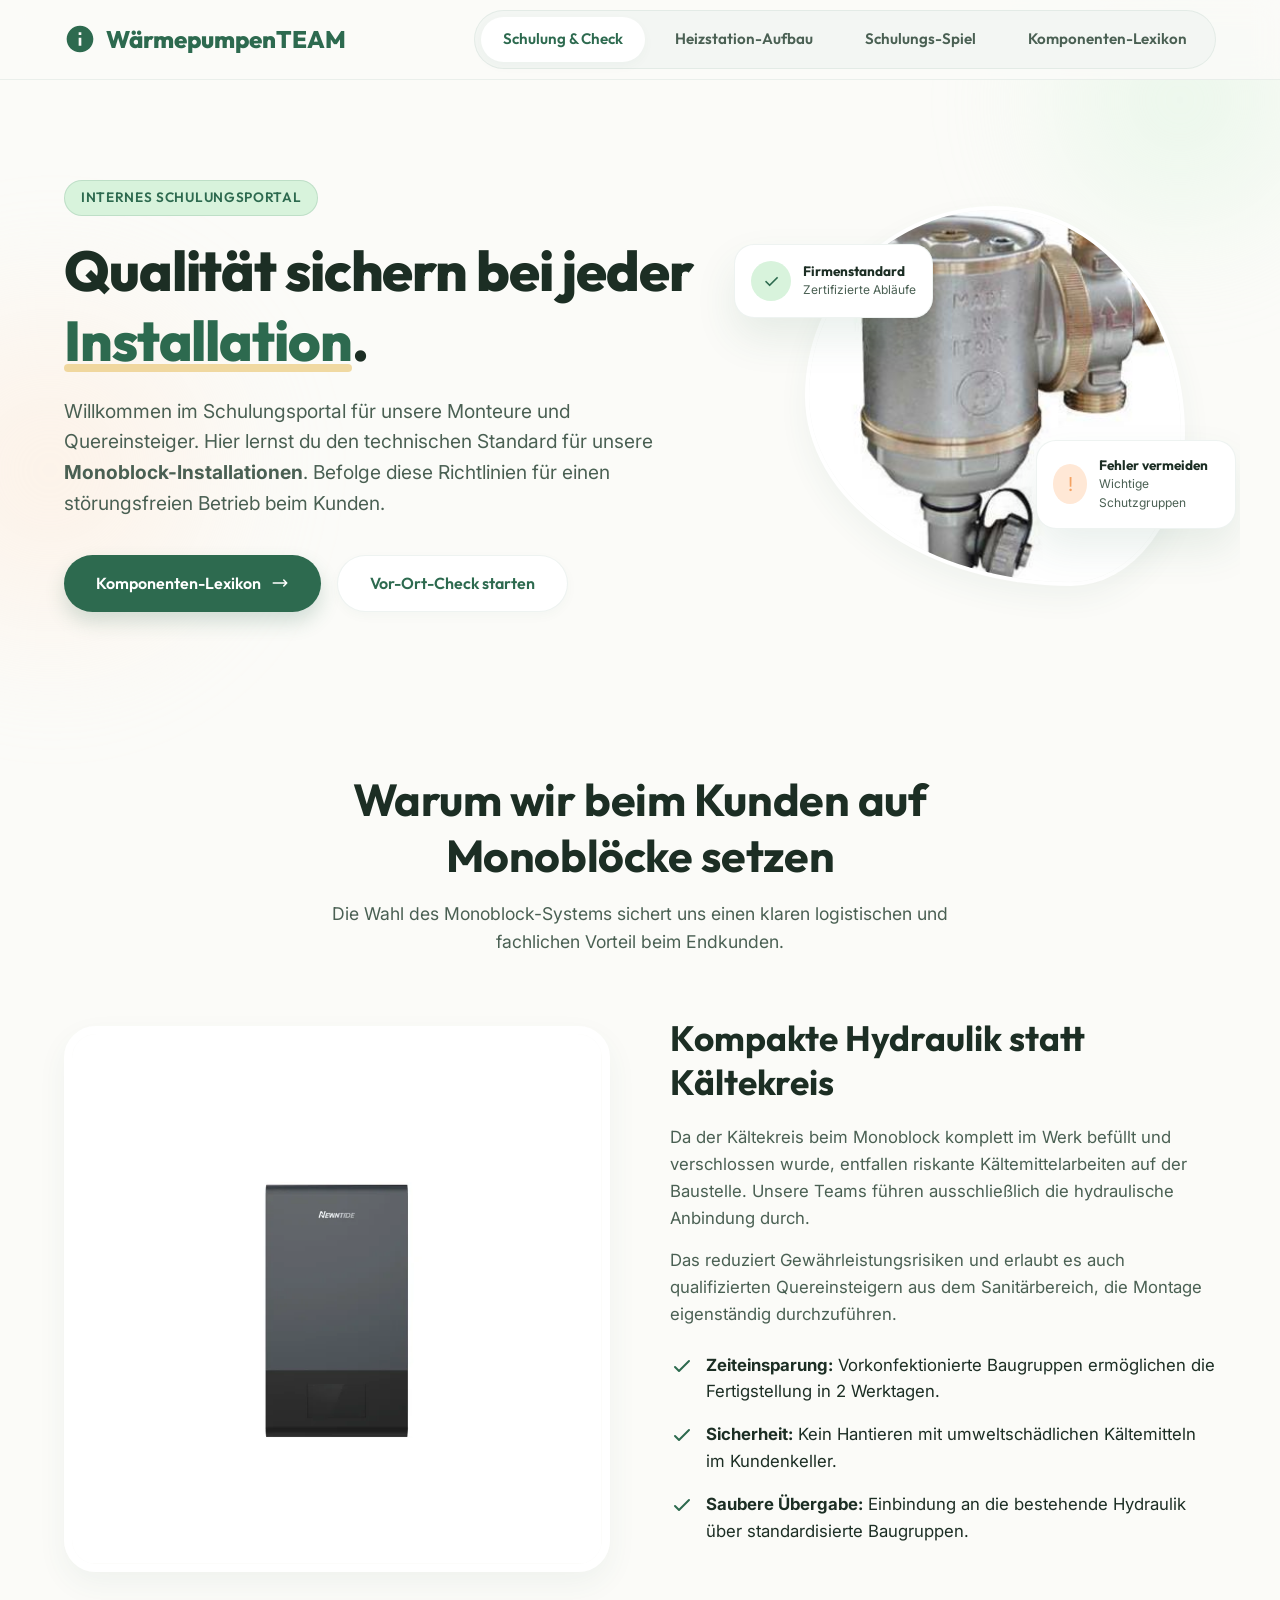
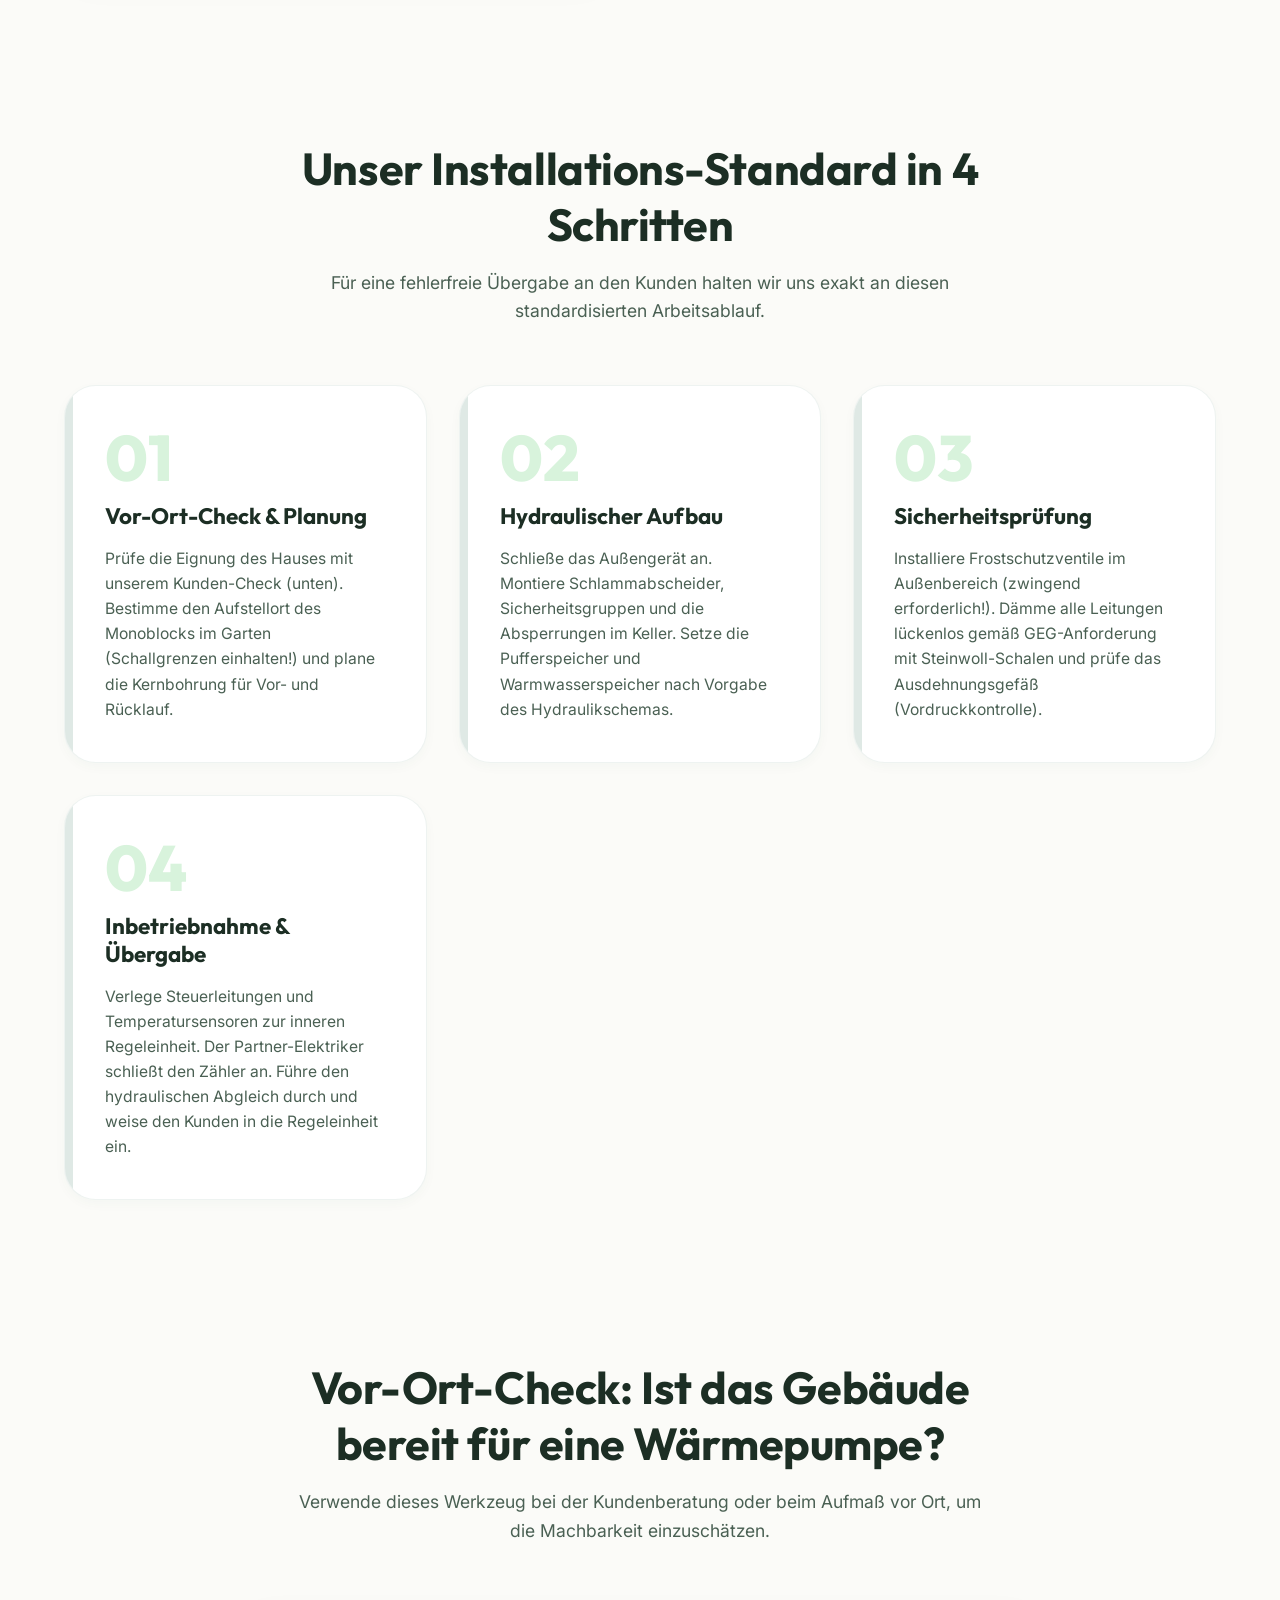
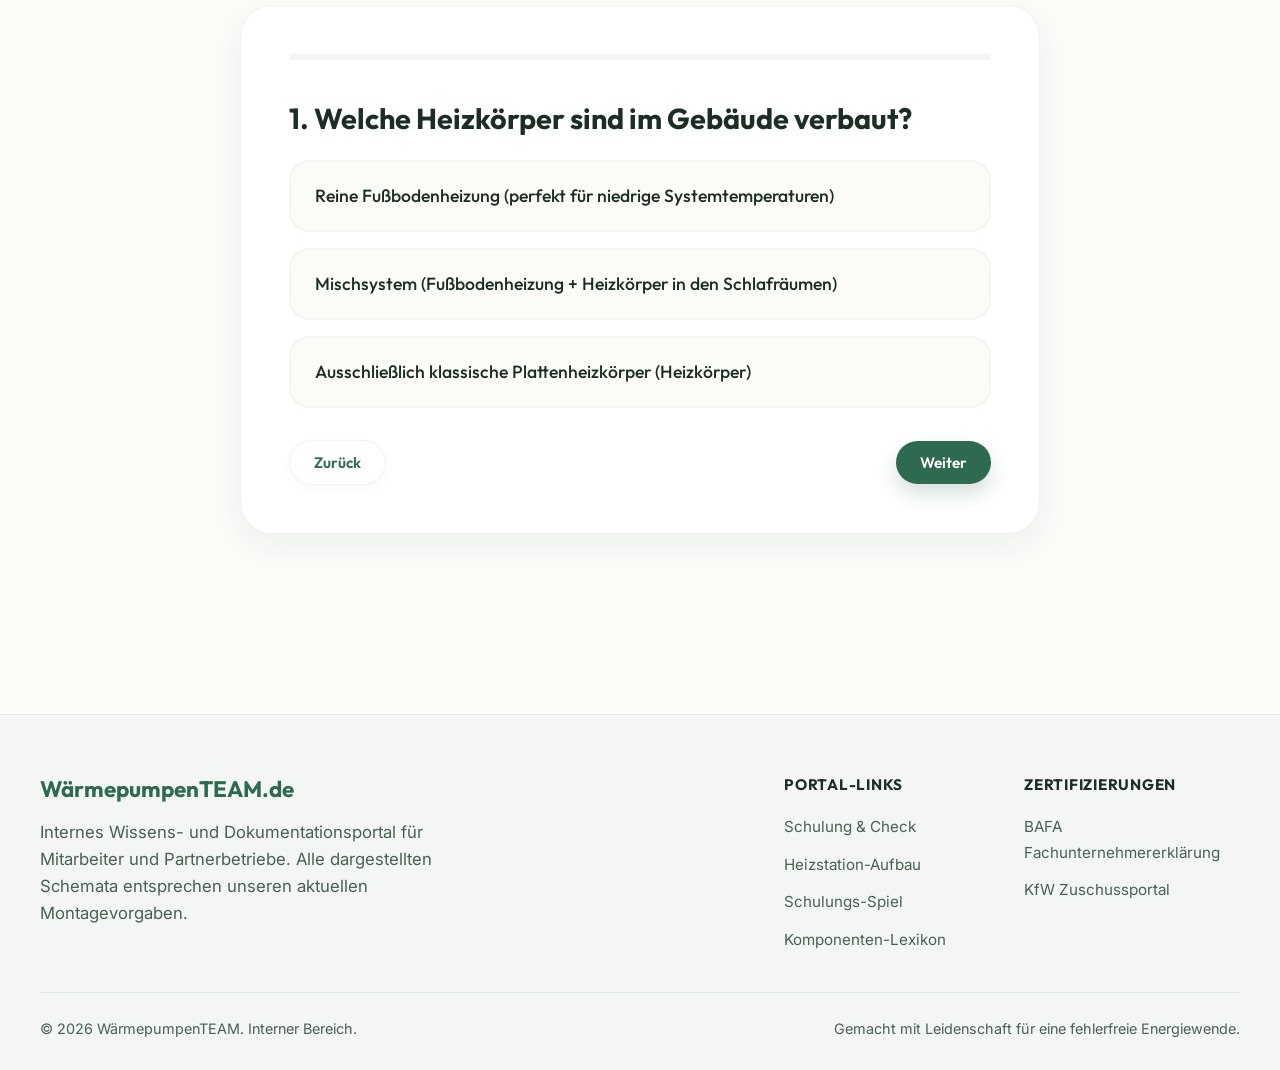
<file: index.html>
<!DOCTYPE html>
<html lang="de">
<head>
  <meta charset="UTF-8">
  <meta name="viewport" content="width=device-width, initial-scale=1.0">
  <title>Mitarbeiter Schulungsportal – Wärmepumpen-Installation</title>
  <meta name="description" content="Schulungsplattform für unsere Monteure und Quereinsteiger. Installations-Standards, Vor-Ort-Check und Komponenten-Lexikon für Monoblock-Wärmepumpen.">
  <link rel="stylesheet" href="style.css">
</head>
<body>

  <!-- Background decorative blobs -->
  <div class="blob blob-1"></div>
  <div class="blob blob-2"></div>

  <!-- Header Section -->
  <header>
    <div class="nav-container">
      <a href="index.html" class="logo">
        <svg viewBox="0 0 24 24" xmlns="http://www.w3.org/2000/svg">
          <path d="M12 2C6.48 2 2 6.48 2 12s4.48 10 10 10 10-4.48 10-10S17.52 2 12 2zm1 15h-2v-6h2v6zm0-8h-2V7h2v2z"/>
        </svg>
        <span>Wärmepumpen<span class="text-primary">TEAM</span></span>
      </a>
      <nav>
        <ul class="nav-menu">
          <li><a href="index.html" class="nav-link active">Schulung & Check</a></li>
          <li><a href="aufbau.html" class="nav-link">Heizstation-Aufbau</a></li>
          <li><a href="spiel.html" class="nav-link">Schulungs-Spiel</a></li>
          <li><a href="komponenten.html" class="nav-link">Komponenten-Lexikon</a></li>
        </ul>
      </nav>
    </div>
  </header>

  <!-- Main Content Wrap -->
  <main>

    <!-- SECTION 1: STARTSEITE -->
    <div id="home-section" class="tab-content active">
      
      <!-- Hero Header -->
      <section class="hero">
        <div class="hero-grid">
          <div class="hero-content">
            <span class="badge">Internes Schulungsportal</span>
            <h1>Qualität sichern bei jeder <span>Installation</span>.</h1>
            <p>
              Willkommen im Schulungsportal für unsere Monteure und Quereinsteiger. Hier lernst du den technischen Standard für unsere <strong>Monoblock-Installationen</strong>. Befolge diese Richtlinien für einen störungsfreien Betrieb beim Kunden.
            </p>
            <div class="cta-group">
              <a href="komponenten.html" class="btn btn-primary">
                <span>Komponenten-Lexikon</span>
                <svg width="18" height="18" fill="none" stroke="currentColor" stroke-width="2" viewBox="0 0 24 24">
                  <path stroke-linecap="round" stroke-linejoin="round" d="M17 8l4 4m0 0l-4 4m4-4H3"/>
                </svg>
              </a>
              <button class="btn btn-secondary" id="cta-quiz-btn">Vor-Ort-Check starten</button>
            </div>
          </div>
          
          <div class="hero-visual">
            <!-- Decorative floating cards -->
            <div class="hero-badge-float p1">
              <div class="float-icon">✓</div>
              <div>
                <h5 style="font-size: 0.85rem; font-weight:700;">Firmenstandard</h5>
                <p style="font-size: 0.75rem; margin:0;">Zertifizierte Abläufe</p>
              </div>
            </div>
            
            <div class="hero-badge-float p2">
              <div class="float-icon" style="background-color: var(--accent-light); color: var(--accent);">!</div>
              <div>
                <h5 style="font-size: 0.85rem; font-weight:700;">Fehler vermeiden</h5>
                <p style="font-size: 0.75rem; margin:0;">Wichtige Schutzgruppen</p>
              </div>
            </div>

            <div class="illustration-card">
              <img src="Magnetit und Schlammabscheider.jpg" alt="Wärmepumpen Komponente">
            </div>
          </div>
        </div>
      </section>

      <!-- Internal standard info -->
      <section class="section">
        <div class="section-header">
          <h2>Warum wir beim Kunden auf Monoblöcke setzen</h2>
          <p>
            Die Wahl des Monoblock-Systems sichert uns einen klaren logistischen und fachlichen Vorteil beim Endkunden.
          </p>
        </div>

        <div class="asymmetric-section">
          <div class="asymmetric-image">
            <img src="Hydroeineit.webp" alt="Hydroeinheit Anschluss">
          </div>
          <div class="asymmetric-content">
            <h3>Kompakte Hydraulik statt Kältekreis</h3>
            <p>
              Da der Kältekreis beim Monoblock komplett im Werk befüllt und verschlossen wurde, entfallen riskante Kältemittelarbeiten auf der Baustelle. Unsere Teams führen ausschließlich die hydraulische Anbindung durch.
            </p>
            <p style="margin-top: 15px;">
              Das reduziert Gewährleistungsrisiken und erlaubt es auch qualifizierten Quereinsteigern aus dem Sanitärbereich, die Montage eigenständig durchzuführen.
            </p>
            <ul class="feature-list">
              <li>
                <svg fill="none" stroke="currentColor" stroke-width="2" viewBox="0 0 24 24"><path stroke-linecap="round" stroke-linejoin="round" d="M5 13l4 4L19 7"/></svg>
                <span><strong>Zeiteinsparung:</strong> Vorkonfektionierte Baugruppen ermöglichen die Fertigstellung in 2 Werktagen.</span>
              </li>
              <li>
                <svg fill="none" stroke="currentColor" stroke-width="2" viewBox="0 0 24 24"><path stroke-linecap="round" stroke-linejoin="round" d="M5 13l4 4L19 7"/></svg>
                <span><strong>Sicherheit:</strong> Kein Hantieren mit umweltschädlichen Kältemitteln im Kundenkeller.</span>
              </li>
              <li>
                <svg fill="none" stroke="currentColor" stroke-width="2" viewBox="0 0 24 24"><path stroke-linecap="round" stroke-linejoin="round" d="M5 13l4 4L19 7"/></svg>
                <span><strong>Saubere Übergabe:</strong> Einbindung an die bestehende Hydraulik über standardisierte Baugruppen.</span>
              </li>
            </ul>
          </div>
        </div>
      </section>

      <!-- Step-by-Step Road Map -->
      <section class="section">
        <div class="section-header">
          <h2>Unser Installations-Standard in 4 Schritten</h2>
          <p>Für eine fehlerfreie Übergabe an den Kunden halten wir uns exakt an diesen standardisierten Arbeitsablauf.</p>
        </div>

        <div class="organic-grid">
          <div class="organic-card">
            <div class="card-num">01</div>
            <h3>Vor-Ort-Check & Planung</h3>
            <p>
              Prüfe die Eignung des Hauses mit unserem Kunden-Check (unten). Bestimme den Aufstellort des Monoblocks im Garten (Schallgrenzen einhalten!) und plane die Kernbohrung für Vor- und Rücklauf.
            </p>
          </div>

          <div class="organic-card">
            <div class="card-num">02</div>
            <h3>Hydraulischer Aufbau</h3>
            <p>
              Schließe das Außengerät an. Montiere Schlammabscheider, Sicherheitsgruppen und die Absperrungen im Keller. Setze die Pufferspeicher und Warmwasserspeicher nach Vorgabe des Hydraulikschemas.
            </p>
          </div>

          <div class="organic-card">
            <div class="card-num">03</div>
            <h3>Sicherheitsprüfung</h3>
            <p>
              Installiere Frostschutzventile im Außenbereich (zwingend erforderlich!). Dämme alle Leitungen lückenlos gemäß GEG-Anforderung mit Steinwoll-Schalen und prüfe das Ausdehnungsgefäß (Vordruckkontrolle).
            </p>
          </div>

          <div class="organic-card">
            <div class="card-num">04</div>
            <h3>Inbetriebnahme & Übergabe</h3>
            <p>
              Verlege Steuerleitungen und Temperatursensoren zur inneren Regeleinheit. Der Partner-Elektriker schließt den Zähler an. Führe den hydraulischen Abgleich durch und weise den Kunden in die Regeleinheit ein.
            </p>
          </div>
        </div>
      </section>

      <!-- Sizing/Readiness Quiz Section -->
      <section id="quiz-anchor" class="section">
        <div class="section-header">
          <h2>Vor-Ort-Check: Ist das Gebäude bereit für eine Wärmepumpe?</h2>
          <p>Verwende dieses Werkzeug bei der Kundenberatung oder beim Aufmaß vor Ort, um die Machbarkeit einzuschätzen.</p>
        </div>

        <div class="quiz-wrapper">
          <div class="quiz-progress">
            <div class="quiz-progress-bar" id="quiz-progress-bar"></div>
          </div>

          <!-- Step 1: Heizkörper -->
          <div class="quiz-step active" data-step="1">
            <h3>1. Welche Heizkörper sind im Gebäude verbaut?</h3>
            <div class="quiz-options">
              <label class="quiz-option">
                <input type="radio" name="heating-type" value="floor">
                <span>Reine Fußbodenheizung (perfekt für niedrige Systemtemperaturen)</span>
              </label>
              <label class="quiz-option">
                <input type="radio" name="heating-type" value="mixed">
                <span>Mischsystem (Fußbodenheizung + Heizkörper in den Schlafräumen)</span>
              </label>
              <label class="quiz-option">
                <input type="radio" name="heating-type" value="radiators">
                <span>Ausschließlich klassische Plattenheizkörper (Heizkörper)</span>
              </label>
            </div>
          </div>

          <!-- Step 2: Dämmung / Baujahr -->
          <div class="quiz-step" data-step="2">
            <h3>2. Dämmzustand des Objekts / Baujahr</h3>
            <div class="quiz-options">
              <label class="quiz-option">
                <input type="radio" name="insulation" value="modern">
                <span>Neubau oder kernsaniert (hervorragend gedämmt, 3-fach Verglasung)</span>
              </label>
              <label class="quiz-option">
                <input type="radio" name="insulation" value="partial">
                <span>Teilsaniert (Fenstertausch, Dachdämmung erfolgt, Baujahr ab 1990)</span>
              </label>
              <label class="quiz-option">
                <input type="radio" name="insulation" value="none">
                <span>Altbau unsaniert (U-Werte hoch, alte Fenster, keine Wanddämmung)</span>
              </label>
            </div>
          </div>

          <!-- Step 3: Vorlauftemperatur -->
          <div class="quiz-step" data-step="3">
            <h3>3. Ermittelte maximale Vorlauftemperatur im kältesten Monat</h3>
            <div class="quiz-options">
              <label class="quiz-option">
                <input type="radio" name="flow-temp" value="low">
                <span>Unter 45°C (sehr wirtschaftlicher Betrieb gewährleistet)</span>
              </label>
              <label class="quiz-option">
                <input type="radio" name="flow-temp" value="medium">
                <span>Zwischen 45°C und 55°C (machbar mit modernen Kältemitteln)</span>
              </label>
              <label class="quiz-option">
                <input type="radio" name="flow-temp" value="high">
                <span>Über 55°C (Heizkörpervergrößerung oder Wanddämmung prüfen!)</span>
              </label>
            </div>
          </div>

          <!-- Step 4: Öl-/Gasverbrauch -->
          <div class="quiz-step" data-step="4">
            <h3>4. Jährlicher Brennstoffbedarf des Kunden (Bestandsdaten)</h3>
            <div class="quiz-options">
              <label class="quiz-option">
                <input type="radio" name="consumption" value="low">
                <span>Niedrig (Unter 1.500 Liter Öl / 15.000 kWh Gas pro Jahr)</span>
              </label>
              <label class="quiz-option">
                <input type="radio" name="consumption" value="medium">
                <span>Mittel (1.500 bis 2.500 Liter Öl / bis 25.000 kWh Gas pro Jahr)</span>
              </label>
              <label class="quiz-option">
                <input type="radio" name="consumption" value="high">
                <span>Hoch (Über 2.500 Liter Öl / 25.000 kWh Gas pro Jahr)</span>
              </label>
            </div>
          </div>

          <!-- Result Step -->
          <div class="quiz-step" data-step="result">
            <div class="quiz-result">
              <div class="result-score" id="result-rating">Berechne...</div>
              <div class="result-badge" id="result-badge-elem">Einschätzung</div>
              <p id="result-text" style="font-size: 1.1rem; margin-bottom: 30px;"></p>
              <button class="btn btn-primary" id="quiz-reset-btn">Check wiederholen</button>
            </div>
          </div>

          <!-- Footer controls -->
          <div class="quiz-footer" id="quiz-controls">
            <button class="btn btn-secondary" id="quiz-prev-btn" style="padding: 12px 24px; font-size:0.95rem;" disabled>Zurück</button>
            <button class="btn btn-primary" id="quiz-next-btn" style="padding: 12px 24px; font-size:0.95rem;">Weiter</button>
          </div>
        </div>
      </section>

    </div>

  </main>

  <!-- Footer -->
  <footer>
    <div class="footer-container">
      <div class="footer-info">
        <h3>WärmepumpenTEAM.de</h3>
        <p>
          Internes Wissens- und Dokumentationsportal für Mitarbeiter und Partnerbetriebe. Alle dargestellten Schemata entsprechen unseren aktuellen Montagevorgaben.
        </p>
      </div>
      <div class="footer-links">
        <ul class="footer-list">
          <h5>Portal-Links</h5>
          <li><a href="index.html">Schulung & Check</a></li>
          <li><a href="aufbau.html">Heizstation-Aufbau</a></li>
          <li><a href="spiel.html">Schulungs-Spiel</a></li>
          <li><a href="komponenten.html">Komponenten-Lexikon</a></li>
        </ul>
        <ul class="footer-list">
          <h5>Zertifizierungen</h5>
          <li><a href="https://www.bafa.de" target="_blank" rel="noopener">BAFA Fachunternehmererklärung</a></li>
          <li><a href="https://www.kfw.de" target="_blank" rel="noopener">KfW Zuschussportal</a></li>
        </ul>
      </div>
    </div>
    <div class="footer-bottom">
      <span>© 2026 WärmepumpenTEAM. Interner Bereich.</span>
      <span>Gemacht mit Leidenschaft für eine fehlerfreie Energiewende.</span>
    </div>
  </footer>

  <script src="app.js"></script>
</body>
</html>
</file>
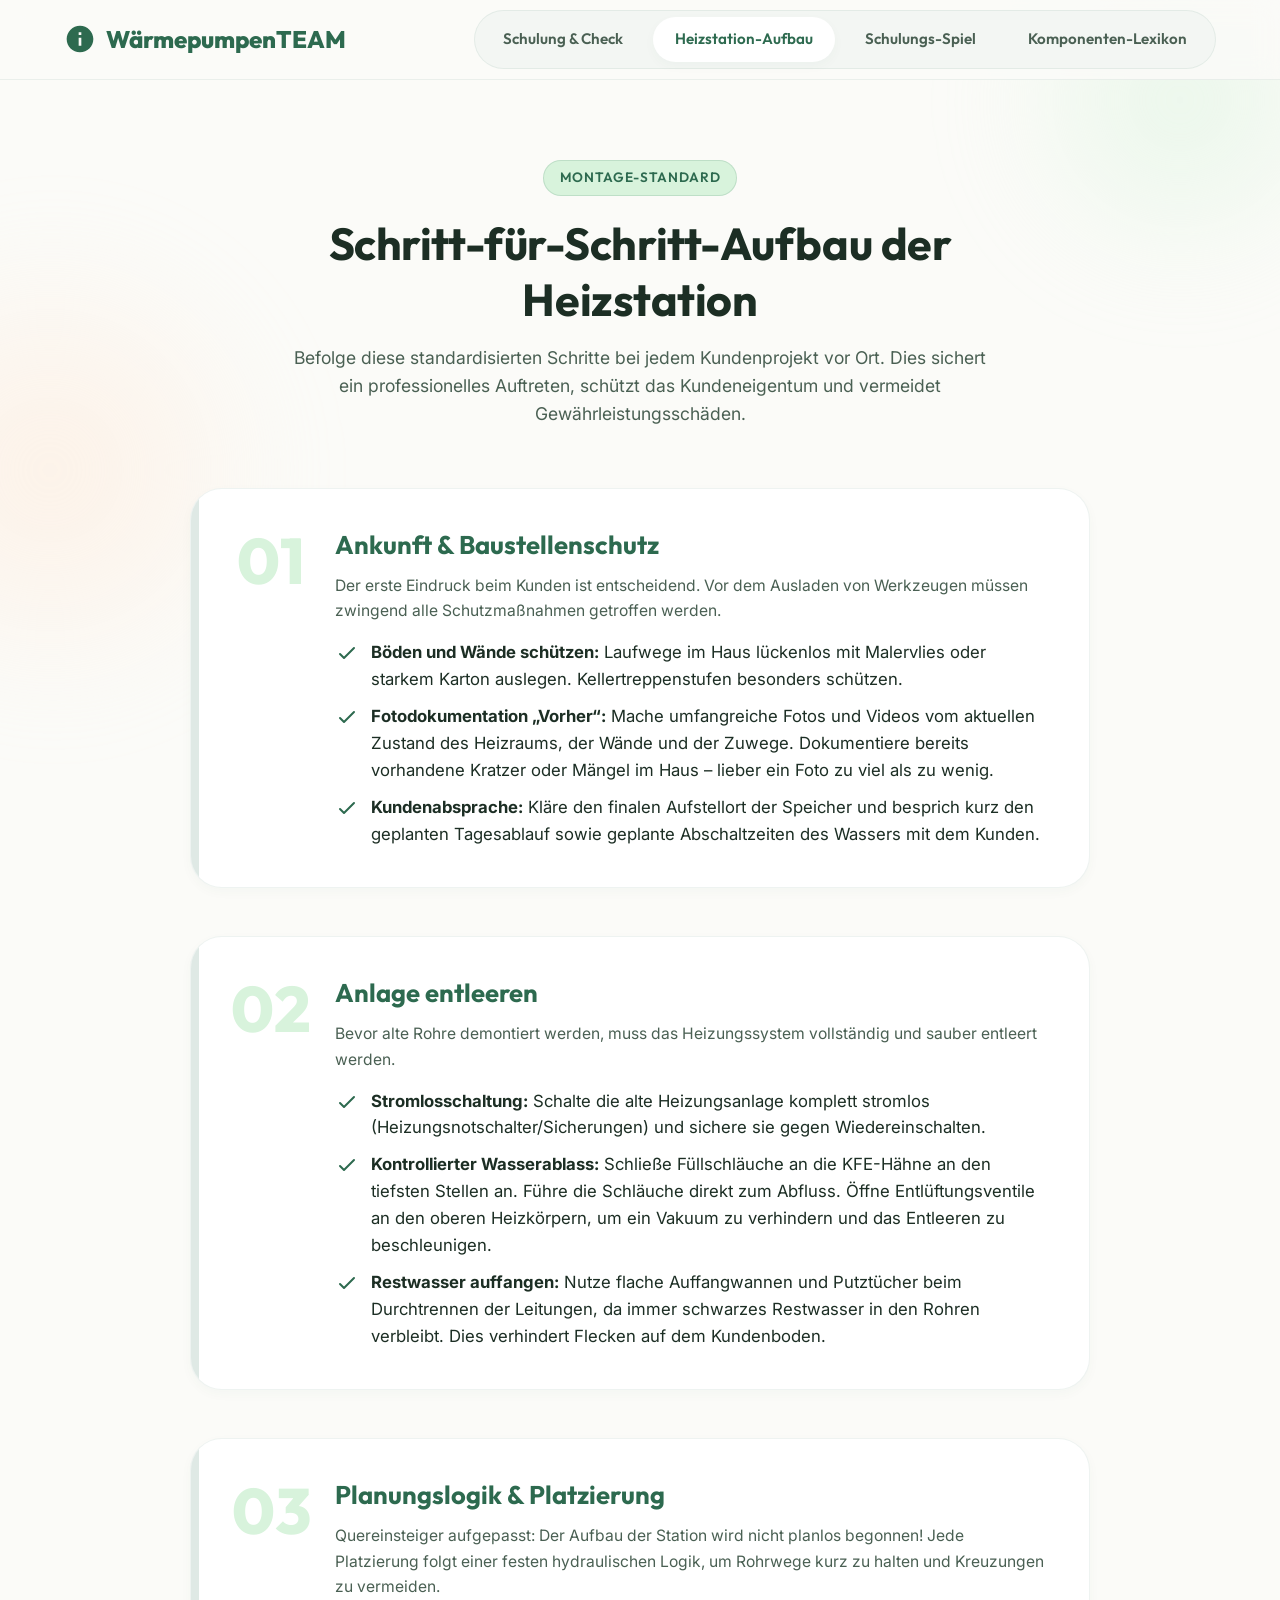
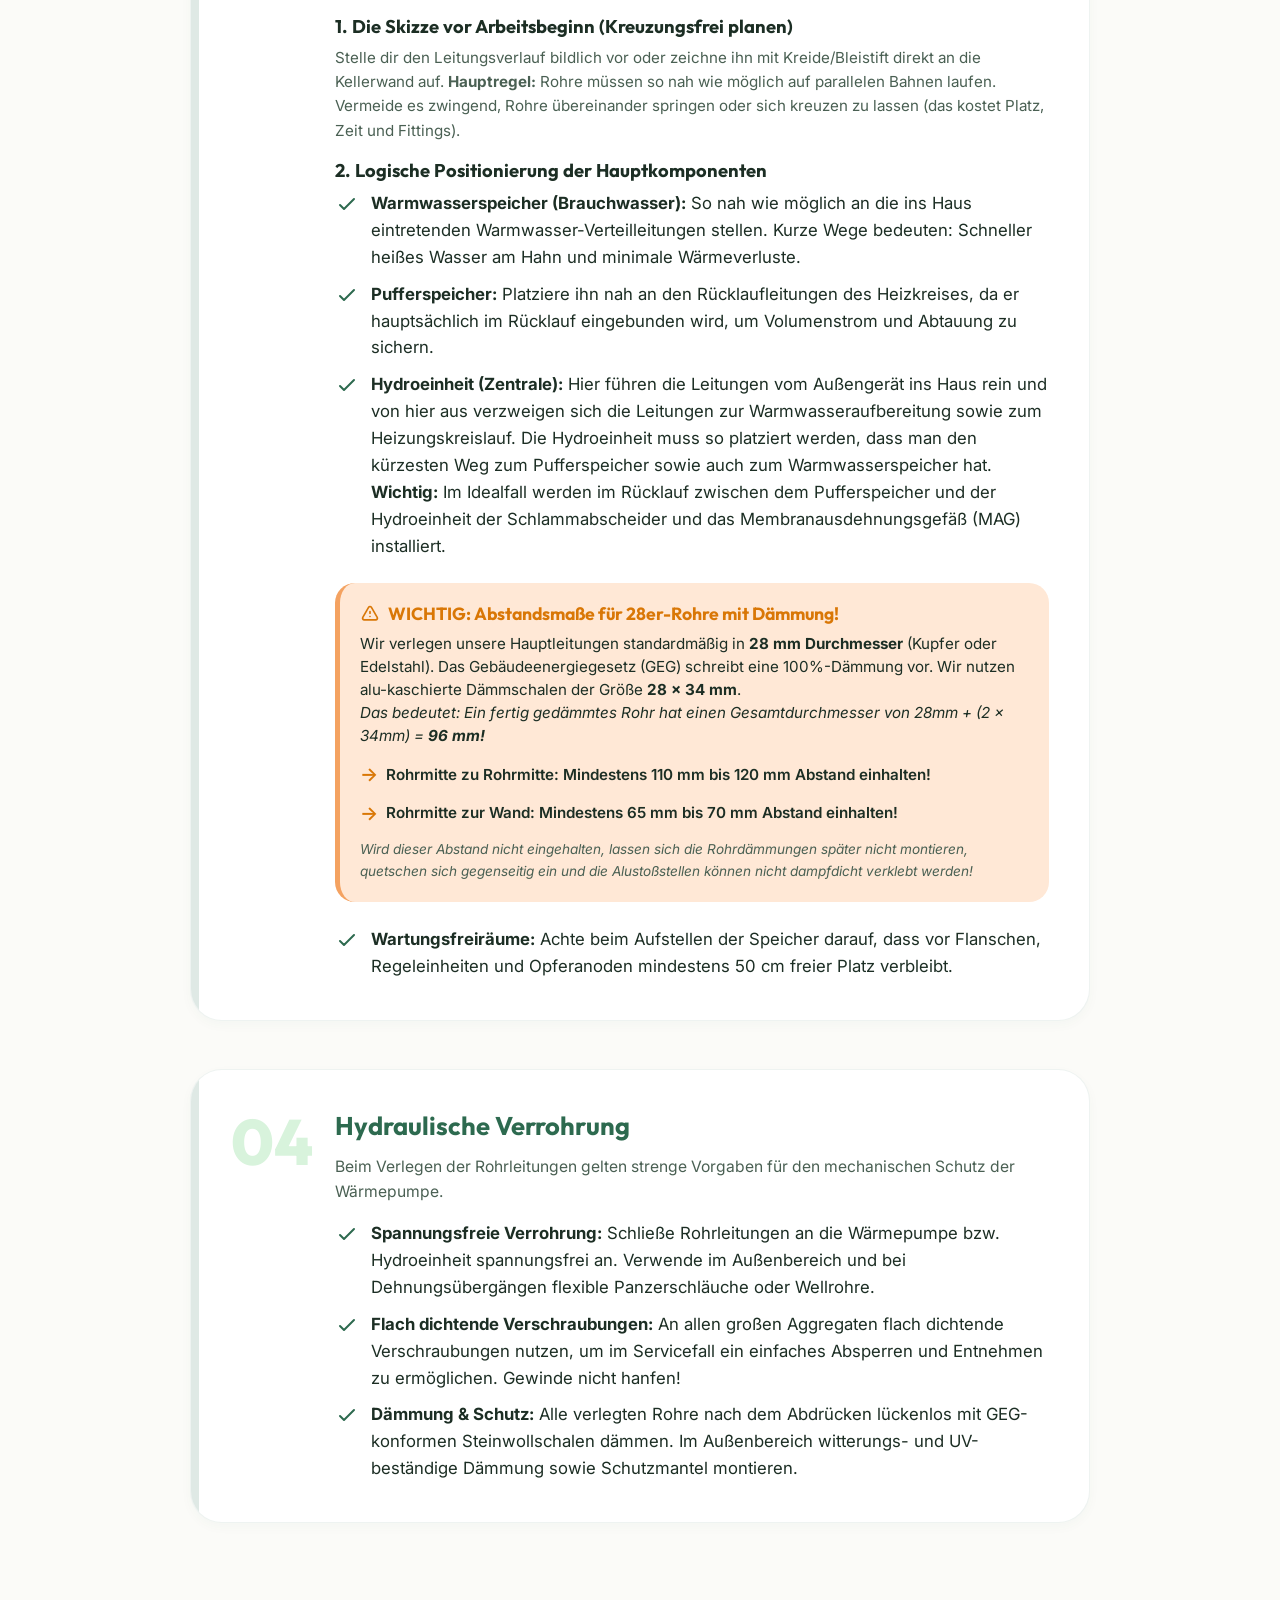
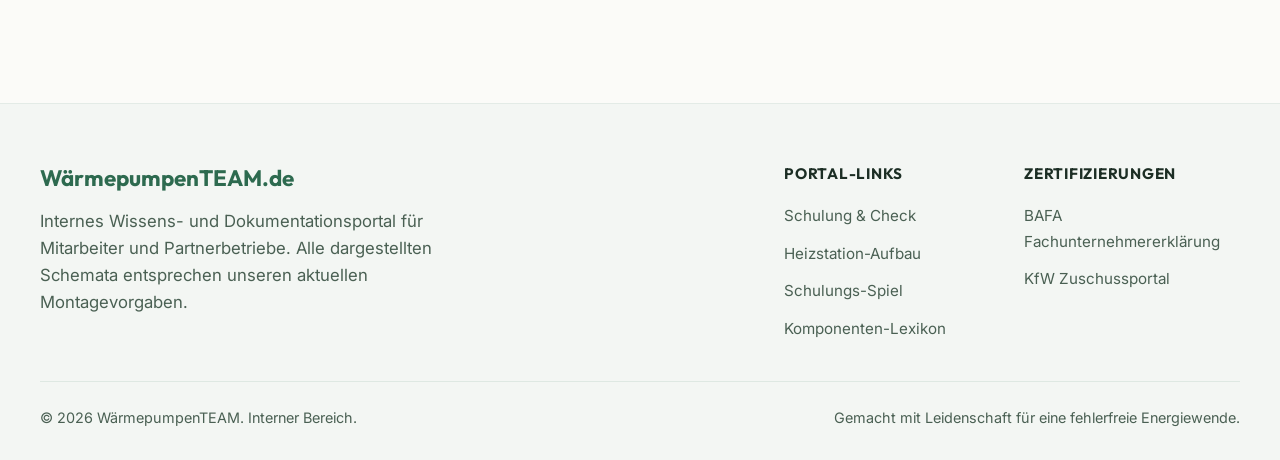
<file: aufbau.html>
<!DOCTYPE html>
<html lang="de">
<head>
  <meta charset="UTF-8">
  <meta name="viewport" content="width=device-width, initial-scale=1.0">
  <title>Mitarbeiter Schulungsportal – Heizstation-Aufbau</title>
  <meta name="description" content="Schritt-für-Schritt-Richtlinie für den Aufbau der inneren Hydraulik- und Heizstation beim Kunden. Standard-Betriebsabläufe für unsere Montageteams.">
  <link rel="stylesheet" href="style.css">
</head>
<body>

  <!-- Background decorative blobs -->
  <div class="blob blob-1"></div>
  <div class="blob blob-2"></div>

  <!-- Header Section -->
  <header>
    <div class="nav-container">
      <a href="index.html" class="logo">
        <svg viewBox="0 0 24 24" xmlns="http://www.w3.org/2000/svg">
          <path d="M12 2C6.48 2 2 6.48 2 12s4.48 10 10 10 10-4.48 10-10S17.52 2 12 2zm1 15h-2v-6h2v6zm0-8h-2V7h2v2z"/>
        </svg>
        <span>Wärmepumpen<span class="text-primary">TEAM</span></span>
      </a>
      <nav>
        <ul class="nav-menu">
          <li><a href="index.html" class="nav-link">Schulung & Check</a></li>
          <li><a href="aufbau.html" class="nav-link active">Heizstation-Aufbau</a></li>
          <li><a href="spiel.html" class="nav-link">Schulungs-Spiel</a></li>
          <li><a href="komponenten.html" class="nav-link">Komponenten-Lexikon</a></li>
        </ul>
      </nav>
    </div>
  </header>

  <!-- Main Content Wrap -->
  <main>
    <section class="section">
      <div class="section-header">
        <span class="badge">Montage-Standard</span>
        <h2>Schritt-für-Schritt-Aufbau der Heizstation</h2>
        <p>
          Befolge diese standardisierten Schritte bei jedem Kundenprojekt vor Ort. Dies sichert ein professionelles Auftreten, schützt das Kundeneigentum und vermeidet Gewährleistungsschäden.
        </p>
      </div>

      <!-- Steps Timeline Container (Organic Style) -->
      <div style="display: flex; flex-direction: column; gap: 48px; max-width: 900px; margin: 0 auto;">
        
        <!-- STEP 1 -->
        <div class="organic-card" style="padding: 40px; display: grid; grid-template-columns: 80px 1fr; gap: 24px; align-items: start;">
          <div class="card-num" style="margin:0; text-align: center;">01</div>
          <div>
            <h3 style="font-size: 1.6rem; margin-bottom: 12px; color: var(--primary);">Ankunft & Baustellenschutz</h3>
            <p style="margin-bottom: 16px;">
              Der erste Eindruck beim Kunden ist entscheidend. Vor dem Ausladen von Werkzeugen müssen zwingend alle Schutzmaßnahmen getroffen werden.
            </p>
            <ul class="feature-list" style="margin: 0; gap: 10px;">
              <li>
                <svg fill="none" stroke="currentColor" stroke-width="2" viewBox="0 0 24 24"><path stroke-linecap="round" stroke-linejoin="round" d="M5 13l4 4L19 7"/></svg>
                <span><strong>Böden und Wände schützen:</strong> Laufwege im Haus lückenlos mit Malervlies oder starkem Karton auslegen. Kellertreppenstufen besonders schützen.</span>
              </li>
              <li>
                <svg fill="none" stroke="currentColor" stroke-width="2" viewBox="0 0 24 24"><path stroke-linecap="round" stroke-linejoin="round" d="M5 13l4 4L19 7"/></svg>
                <span><strong>Fotodokumentation „Vorher“:</strong> Mache umfangreiche Fotos und Videos vom aktuellen Zustand des Heizraums, der Wände und der Zuwege. Dokumentiere bereits vorhandene Kratzer oder Mängel im Haus – lieber ein Foto zu viel als zu wenig.</span>
              </li>
              <li>
                <svg fill="none" stroke="currentColor" stroke-width="2" viewBox="0 0 24 24"><path stroke-linecap="round" stroke-linejoin="round" d="M5 13l4 4L19 7"/></svg>
                <span><strong>Kundenabsprache:</strong> Kläre den finalen Aufstellort der Speicher und besprich kurz den geplanten Tagesablauf sowie geplante Abschaltzeiten des Wassers mit dem Kunden.</span>
              </li>
            </ul>
          </div>
        </div>

        <!-- STEP 2 -->
        <div class="organic-card" style="padding: 40px; display: grid; grid-template-columns: 80px 1fr; gap: 24px; align-items: start;">
          <div class="card-num" style="margin:0; text-align: center;">02</div>
          <div>
            <h3 style="font-size: 1.6rem; margin-bottom: 12px; color: var(--primary);">Anlage entleeren</h3>
            <p style="margin-bottom: 16px;">
              Bevor alte Rohre demontiert werden, muss das Heizungssystem vollständig und sauber entleert werden.
            </p>
            <ul class="feature-list" style="margin: 0; gap: 10px;">
              <li>
                <svg fill="none" stroke="currentColor" stroke-width="2" viewBox="0 0 24 24"><path stroke-linecap="round" stroke-linejoin="round" d="M5 13l4 4L19 7"/></svg>
                <span><strong>Stromlosschaltung:</strong> Schalte die alte Heizungsanlage komplett stromlos (Heizungsnotschalter/Sicherungen) und sichere sie gegen Wiedereinschalten.</span>
              </li>
              <li>
                <svg fill="none" stroke="currentColor" stroke-width="2" viewBox="0 0 24 24"><path stroke-linecap="round" stroke-linejoin="round" d="M5 13l4 4L19 7"/></svg>
                <span><strong>Kontrollierter Wasserablass:</strong> Schließe Füllschläuche an die KFE-Hähne an den tiefsten Stellen an. Führe die Schläuche direkt zum Abfluss. Öffne Entlüftungsventile an den oberen Heizkörpern, um ein Vakuum zu verhindern und das Entleeren zu beschleunigen.</span>
              </li>
              <li>
                <svg fill="none" stroke="currentColor" stroke-width="2" viewBox="0 0 24 24"><path stroke-linecap="round" stroke-linejoin="round" d="M5 13l4 4L19 7"/></svg>
                <span><strong>Restwasser auffangen:</strong> Nutze flache Auffangwannen und Putztücher beim Durchtrennen der Leitungen, da immer schwarzes Restwasser in den Rohren verbleibt. Dies verhindert Flecken auf dem Kundenboden.</span>
              </li>
            </ul>
          </div>
        </div>

        <!-- STEP 3 -->
        <div class="organic-card" style="padding: 40px; display: grid; grid-template-columns: 80px 1fr; gap: 24px; align-items: start;">
          <div class="card-num" style="margin:0; text-align: center;">03</div>
          <div>
            <h3 style="font-size: 1.6rem; margin-bottom: 12px; color: var(--primary);">Planungslogik & Platzierung</h3>
            <p style="margin-bottom: 16px;">
              Quereinsteiger aufgepasst: Der Aufbau der Station wird nicht planlos begonnen! Jede Platzierung folgt einer festen hydraulischen Logik, um Rohrwege kurz zu halten und Kreuzungen zu vermeiden.
            </p>

            <h4 style="font-size: 1.15rem; margin: 16px 0 8px; color: var(--text-main);">1. Die Skizze vor Arbeitsbeginn (Kreuzungsfrei planen)</h4>
            <p style="font-size: 0.95rem; margin-bottom: 16px;">
              Stelle dir den Leitungsverlauf bildlich vor oder zeichne ihn mit Kreide/Bleistift direkt an die Kellerwand auf. 
              <strong>Hauptregel:</strong> Rohre müssen so nah wie möglich auf parallelen Bahnen laufen. Vermeide es zwingend, Rohre übereinander springen oder sich kreuzen zu lassen (das kostet Platz, Zeit und Fittings).
            </p>

            <h4 style="font-size: 1.15rem; margin: 16px 0 8px; color: var(--text-main);">2. Logische Positionierung der Hauptkomponenten</h4>
            <ul class="feature-list" style="margin: 0 0 20px 0; gap: 10px;">
              <li>
                <svg fill="none" stroke="currentColor" stroke-width="2" viewBox="0 0 24 24"><path stroke-linecap="round" stroke-linejoin="round" d="M5 13l4 4L19 7"/></svg>
                <span><strong>Warmwasserspeicher (Brauchwasser):</strong> So nah wie möglich an die ins Haus eintretenden Warmwasser-Verteilleitungen stellen. Kurze Wege bedeuten: Schneller heißes Wasser am Hahn und minimale Wärmeverluste.</span>
              </li>
              <li>
                <svg fill="none" stroke="currentColor" stroke-width="2" viewBox="0 0 24 24"><path stroke-linecap="round" stroke-linejoin="round" d="M5 13l4 4L19 7"/></svg>
                <span><strong>Pufferspeicher:</strong> Platziere ihn nah an den Rücklaufleitungen des Heizkreises, da er hauptsächlich im Rücklauf eingebunden wird, um Volumenstrom und Abtauung zu sichern.</span>
              </li>
              <li>
                <svg fill="none" stroke="currentColor" stroke-width="2" viewBox="0 0 24 24"><path stroke-linecap="round" stroke-linejoin="round" d="M5 13l4 4L19 7"/></svg>
                <span><strong>Hydroeinheit (Zentrale):</strong> Hier führen die Leitungen vom Außengerät ins Haus rein und von hier aus verzweigen sich die Leitungen zur Warmwasseraufbereitung sowie zum Heizungskreislauf. Die Hydroeinheit muss so platziert werden, dass man den kürzesten Weg zum Pufferspeicher sowie auch zum Warmwasserspeicher hat. <br><strong>Wichtig:</strong> Im Idealfall werden im Rücklauf zwischen dem Pufferspeicher und der Hydroeinheit der Schlammabscheider und das Membranausdehnungsgefäß (MAG) installiert.</span>
              </li>
            </ul>

            <!-- Crucial Pipe Clearance Alert Box -->
            <div style="background-color: var(--accent-light); padding: 20px; border-radius: var(--radius-md); border-left: 5px solid var(--accent); margin: 24px 0;">
              <h4 style="font-size: 1.1rem; color: var(--secondary-dark); margin-bottom: 8px; font-family: var(--font-heading); display: flex; align-items: center; gap: 8px;">
                <svg width="20" height="20" fill="none" stroke="currentColor" stroke-width="2" viewBox="0 0 24 24" style="margin:0;"><path stroke-linecap="round" stroke-linejoin="round" d="M12 9v2m0 4h.01m-6.938 4h13.856c1.54 0 2.502-1.667 1.732-3L13.732 4c-.77-1.333-2.694-1.333-3.464 0L3.34 16c-.77 1.333.192 3 1.732 3z"/></svg>
                WICHTIG: Abstandsmaße für 28er-Rohre mit Dämmung!
              </h4>
              <p style="font-size: 0.95rem; color: var(--text-main); margin-bottom: 12px; line-height:1.5;">
                Wir verlegen unsere Hauptleitungen standardmäßig in <strong>28 mm Durchmesser</strong> (Kupfer oder Edelstahl). Das Gebäudeenergiegesetz (GEG) schreibt eine 100%-Dämmung vor. Wir nutzen alu-kaschierte Dämmschalen der Größe <strong>28 x 34 mm</strong>. 
                <br><em>Das bedeutet: Ein fertig gedämmtes Rohr hat einen Gesamtdurchmesser von 28mm + (2 x 34mm) = <strong>96 mm!</strong></em>
              </p>
              <ul style="list-style: none; display: grid; gap: 8px; font-size: 0.95rem; font-weight: 600; color: var(--text-main);">
                <li style="display: flex; align-items: center; gap: 8px;">
                  <span style="color: var(--secondary-dark); font-size:1.2rem;">→</span>
                  <span>Rohrmitte zu Rohrmitte: Mindestens 110 mm bis 120 mm Abstand einhalten!</span>
                </li>
                <li style="display: flex; align-items: center; gap: 8px;">
                  <span style="color: var(--secondary-dark); font-size:1.2rem;">→</span>
                  <span>Rohrmitte zur Wand: Mindestens 65 mm bis 70 mm Abstand einhalten!</span>
                </li>
              </ul>
              <p style="font-size: 0.85rem; color: var(--text-muted); margin-top: 10px; font-style: italic;">
                Wird dieser Abstand nicht eingehalten, lassen sich die Rohrdämmungen später nicht montieren, quetschen sich gegenseitig ein und die Alustoßstellen können nicht dampfdicht verklebt werden!
              </p>
            </div>

            <ul class="feature-list" style="margin: 0; gap: 10px;">
              <li>
                <svg fill="none" stroke="currentColor" stroke-width="2" viewBox="0 0 24 24"><path stroke-linecap="round" stroke-linejoin="round" d="M5 13l4 4L19 7"/></svg>
                <span><strong>Wartungsfreiräume:</strong> Achte beim Aufstellen der Speicher darauf, dass vor Flanschen, Regeleinheiten und Opferanoden mindestens 50 cm freier Platz verbleibt.</span>
              </li>
            </ul>
          </div>
        </div>

        <!-- STEP 4 -->
        <div class="organic-card" style="padding: 40px; display: grid; grid-template-columns: 80px 1fr; gap: 24px; align-items: start;">
          <div class="card-num" style="margin:0; text-align: center;">04</div>
          <div>
            <h3 style="font-size: 1.6rem; margin-bottom: 12px; color: var(--primary);">Hydraulische Verrohrung</h3>
            <p style="margin-bottom: 16px;">
              Beim Verlegen der Rohrleitungen gelten strenge Vorgaben für den mechanischen Schutz der Wärmepumpe.
            </p>
            <ul class="feature-list" style="margin: 0; gap: 10px;">
              <li>
                <svg fill="none" stroke="currentColor" stroke-width="2" viewBox="0 0 24 24"><path stroke-linecap="round" stroke-linejoin="round" d="M5 13l4 4L19 7"/></svg>
                <span><strong>Spannungsfreie Verrohrung:</strong> Schließe Rohrleitungen an die Wärmepumpe bzw. Hydroeinheit spannungsfrei an. Verwende im Außenbereich und bei Dehnungsübergängen flexible Panzerschläuche oder Wellrohre.</span>
              </li>
              <li>
                <svg fill="none" stroke="currentColor" stroke-width="2" viewBox="0 0 24 24"><path stroke-linecap="round" stroke-linejoin="round" d="M5 13l4 4L19 7"/></svg>
                <span><strong>Flach dichtende Verschraubungen:</strong> An allen großen Aggregaten flach dichtende Verschraubungen nutzen, um im Servicefall ein einfaches Absperren und Entnehmen zu ermöglichen. Gewinde nicht hanfen!</span>
              </li>
              <li>
                <svg fill="none" stroke="currentColor" stroke-width="2" viewBox="0 0 24 24"><path stroke-linecap="round" stroke-linejoin="round" d="M5 13l4 4L19 7"/></svg>
                <span><strong>Dämmung & Schutz:</strong> Alle verlegten Rohre nach dem Abdrücken lückenlos mit GEG-konformen Steinwollschalen dämmen. Im Außenbereich witterungs- und UV-beständige Dämmung sowie Schutzmantel montieren.</span>
              </li>
            </ul>
          </div>
        </div>

      </div>
    </section>
  </main>

  <!-- Footer -->
  <footer>
    <div class="footer-container">
      <div class="footer-info">
        <h3>WärmepumpenTEAM.de</h3>
        <p>
          Internes Wissens- und Dokumentationsportal für Mitarbeiter und Partnerbetriebe. Alle dargestellten Schemata entsprechen unseren aktuellen Montagevorgaben.
        </p>
      </div>
      <div class="footer-links">
        <ul class="footer-list">
          <h5>Portal-Links</h5>
          <li><a href="index.html">Schulung & Check</a></li>
          <li><a href="aufbau.html">Heizstation-Aufbau</a></li>
          <li><a href="spiel.html">Schulungs-Spiel</a></li>
          <li><a href="komponenten.html">Komponenten-Lexikon</a></li>
        </ul>
        <ul class="footer-list">
          <h5>Zertifizierungen</h5>
          <li><a href="https://www.bafa.de" target="_blank" rel="noopener">BAFA Fachunternehmererklärung</a></li>
          <li><a href="https://www.kfw.de" target="_blank" rel="noopener">KfW Zuschussportal</a></li>
        </ul>
      </div>
    </div>
    <div class="footer-bottom">
      <span>© 2026 WärmepumpenTEAM. Interner Bereich.</span>
      <span>Gemacht mit Leidenschaft für eine fehlerfreie Energiewende.</span>
    </div>
  </footer>

  <script src="app.js"></script>
</body>
</html>
</file>
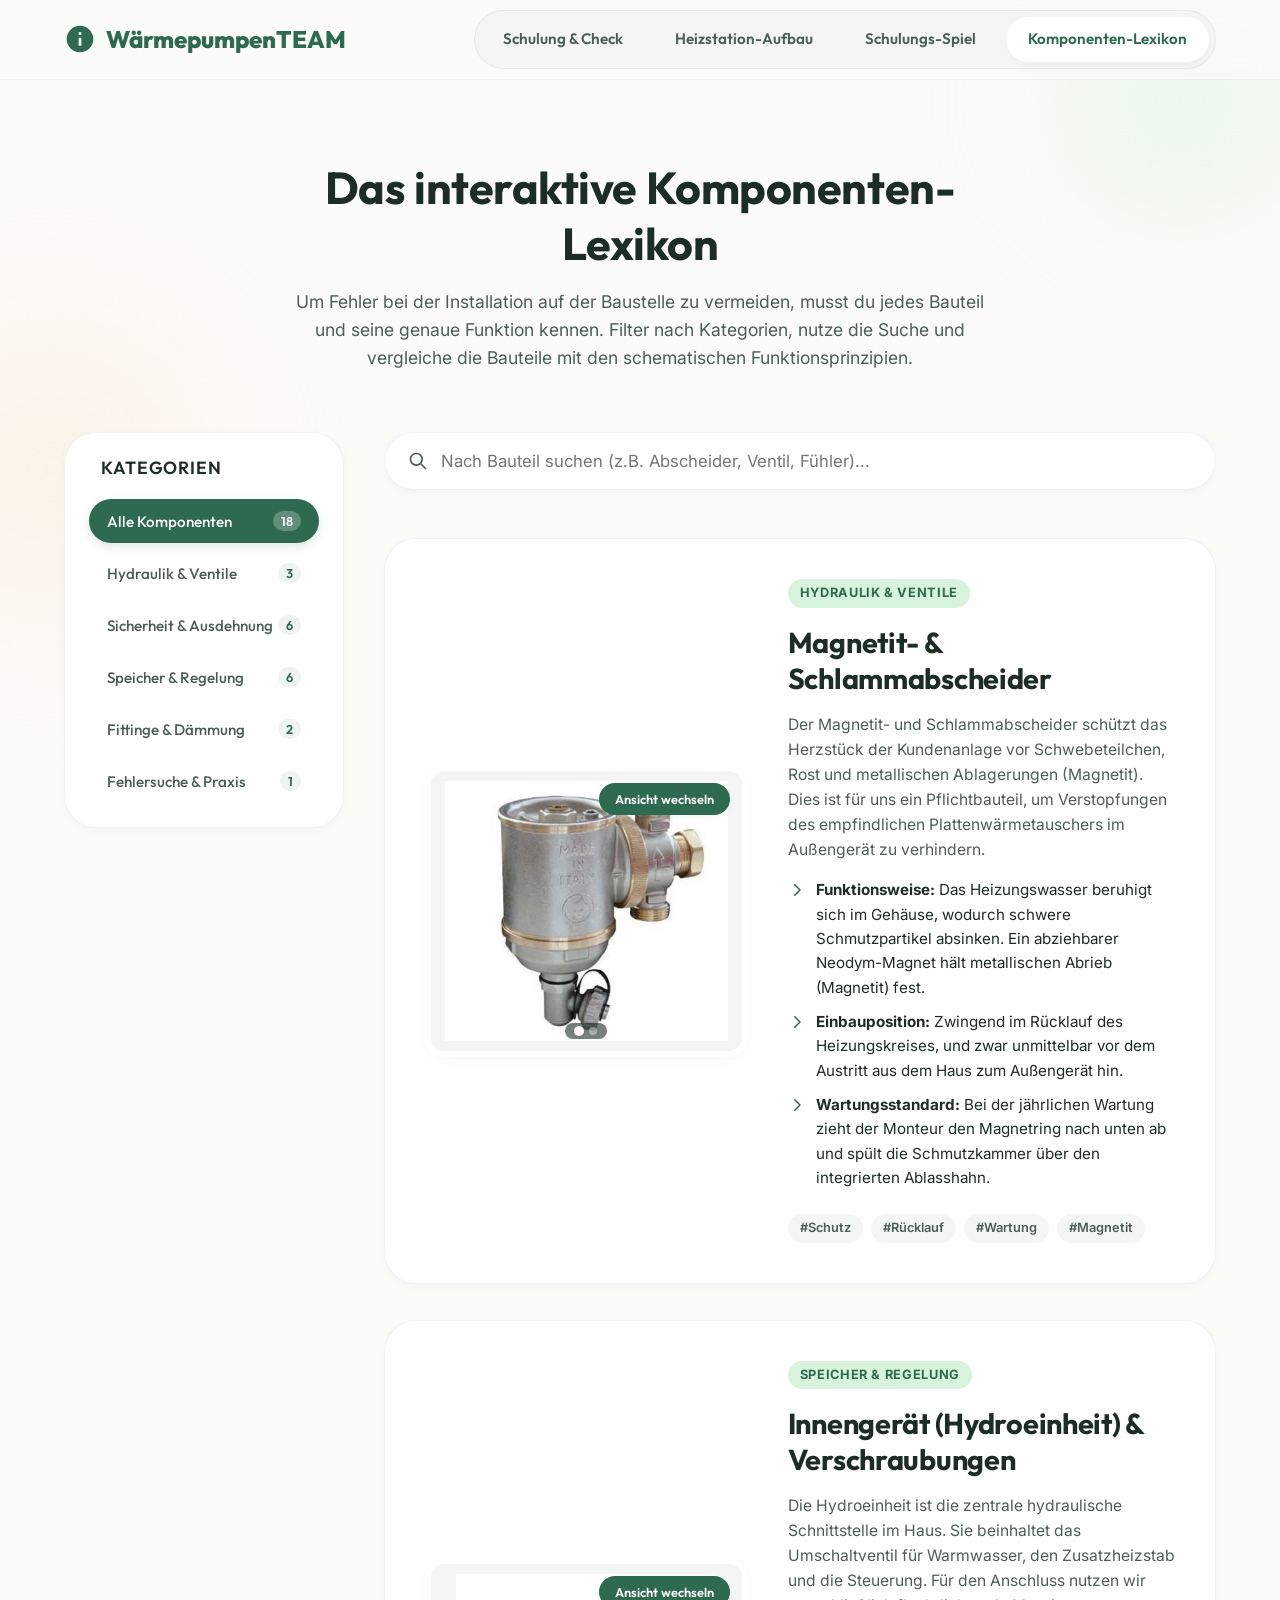
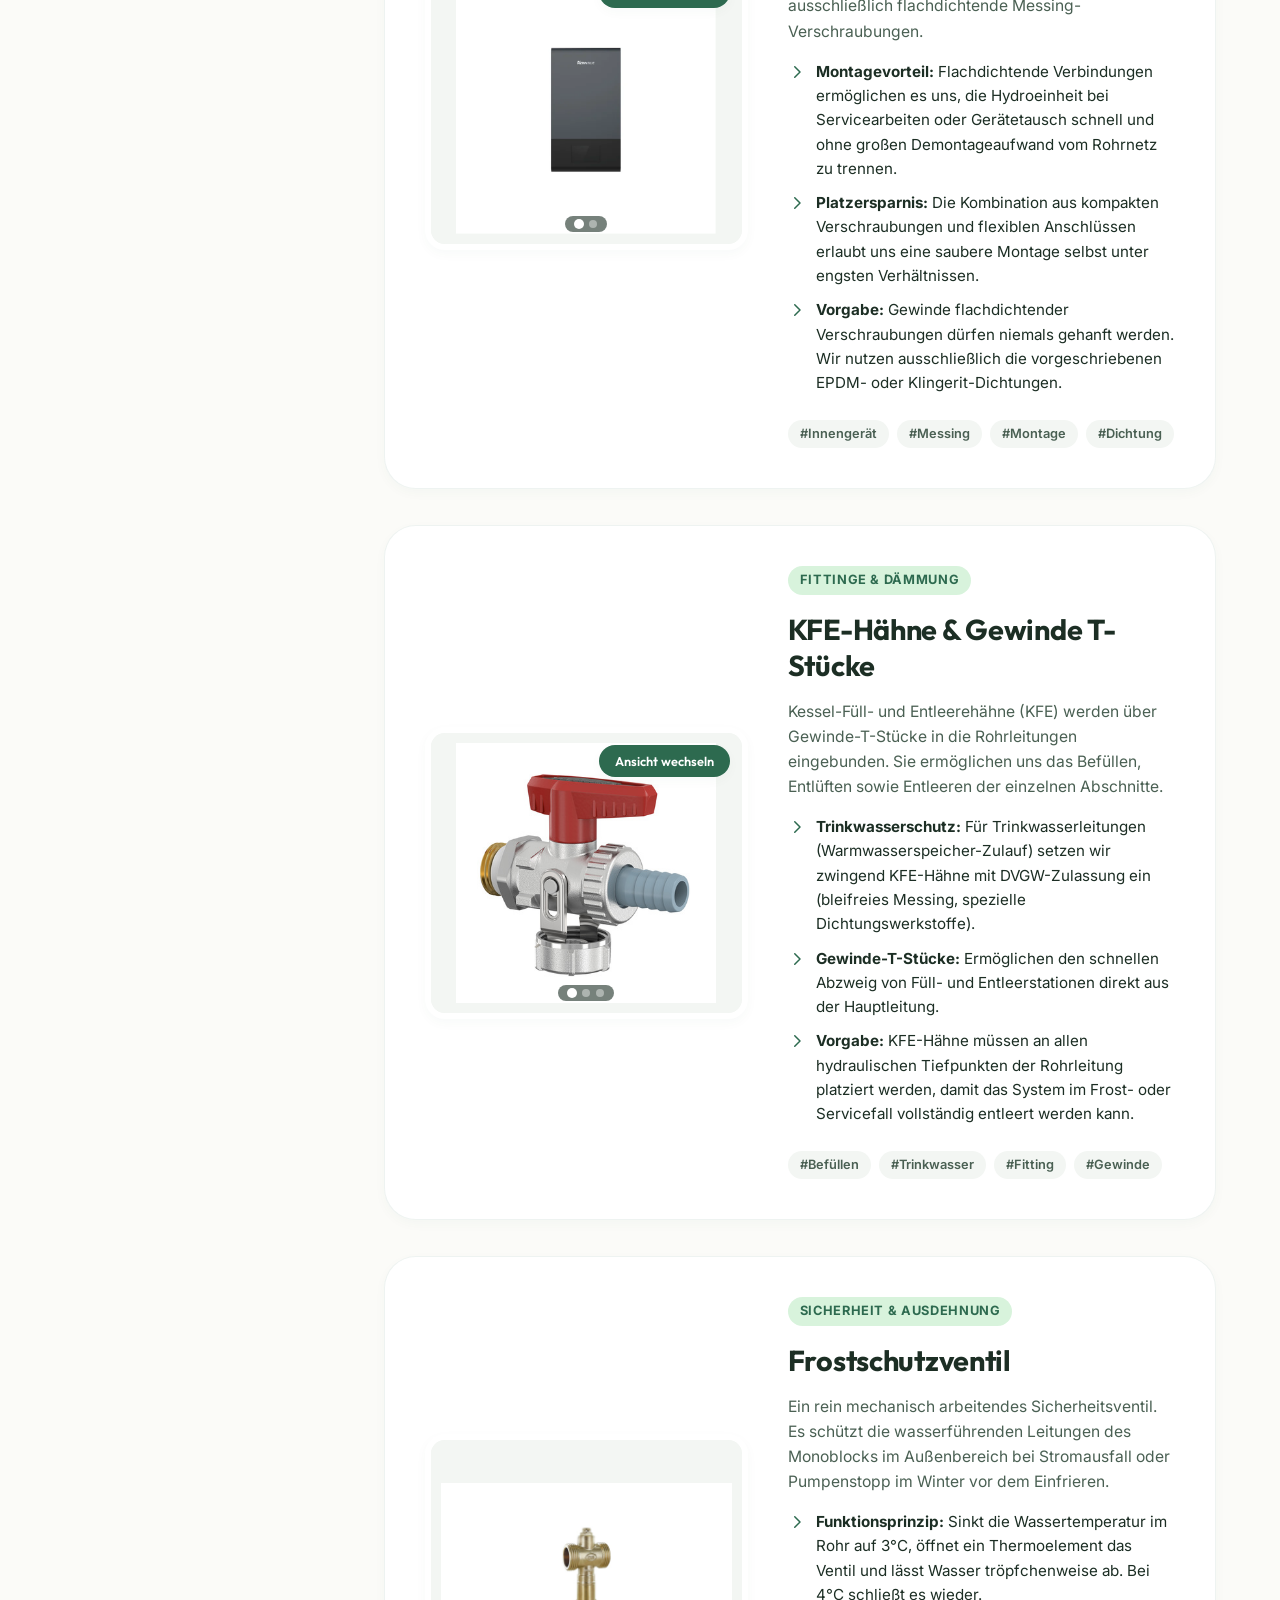
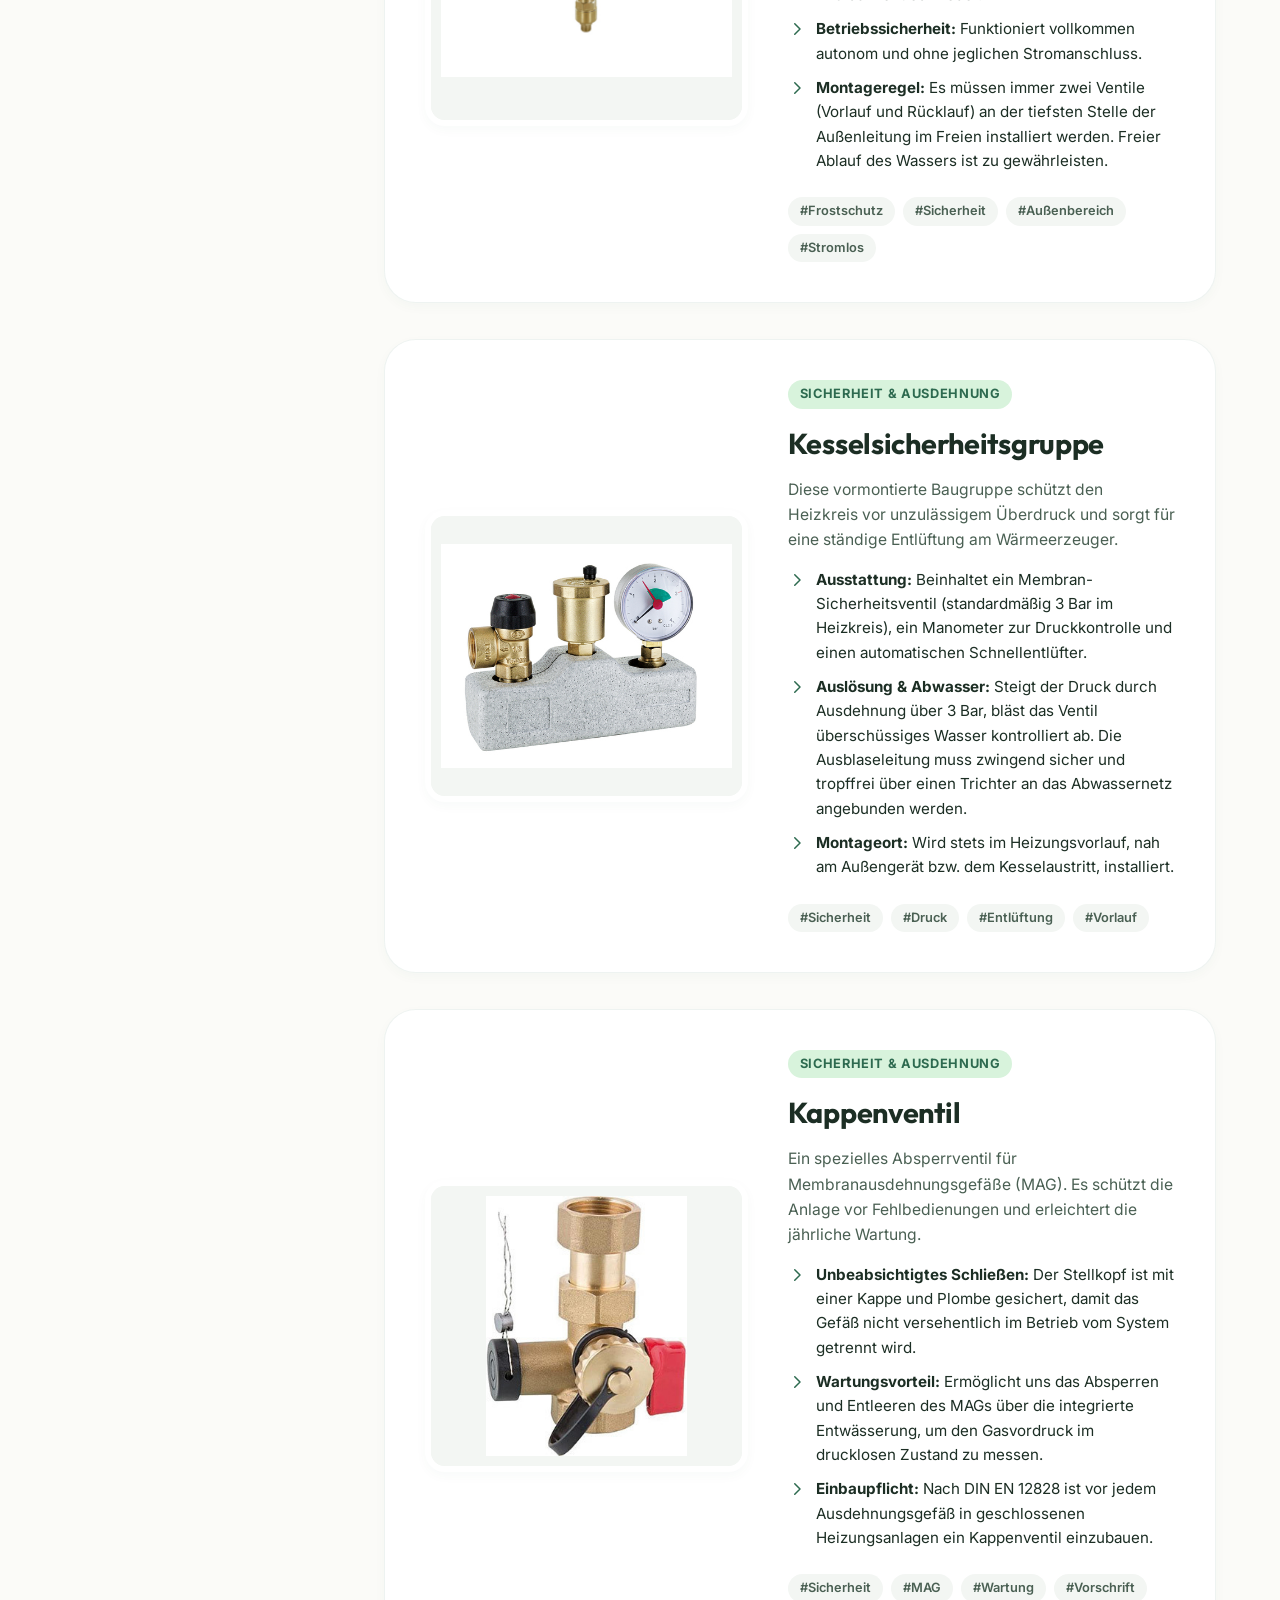
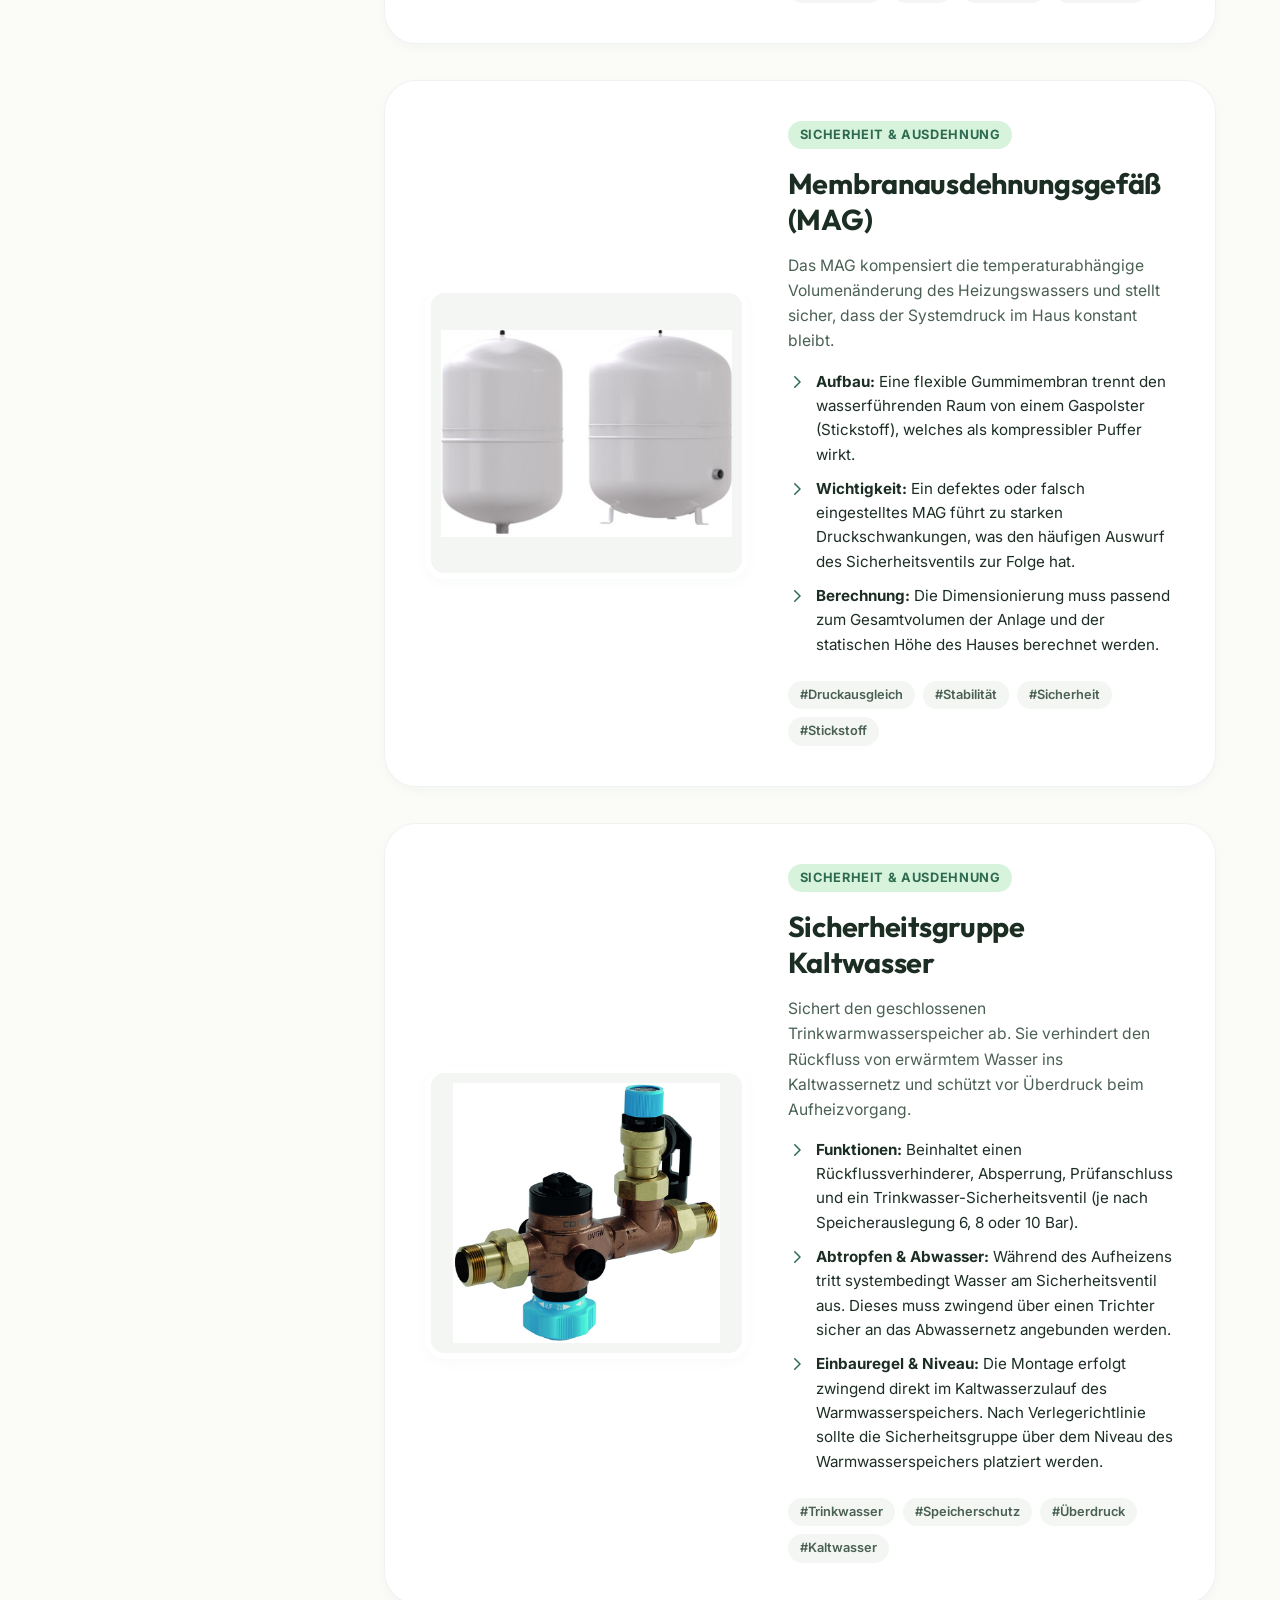
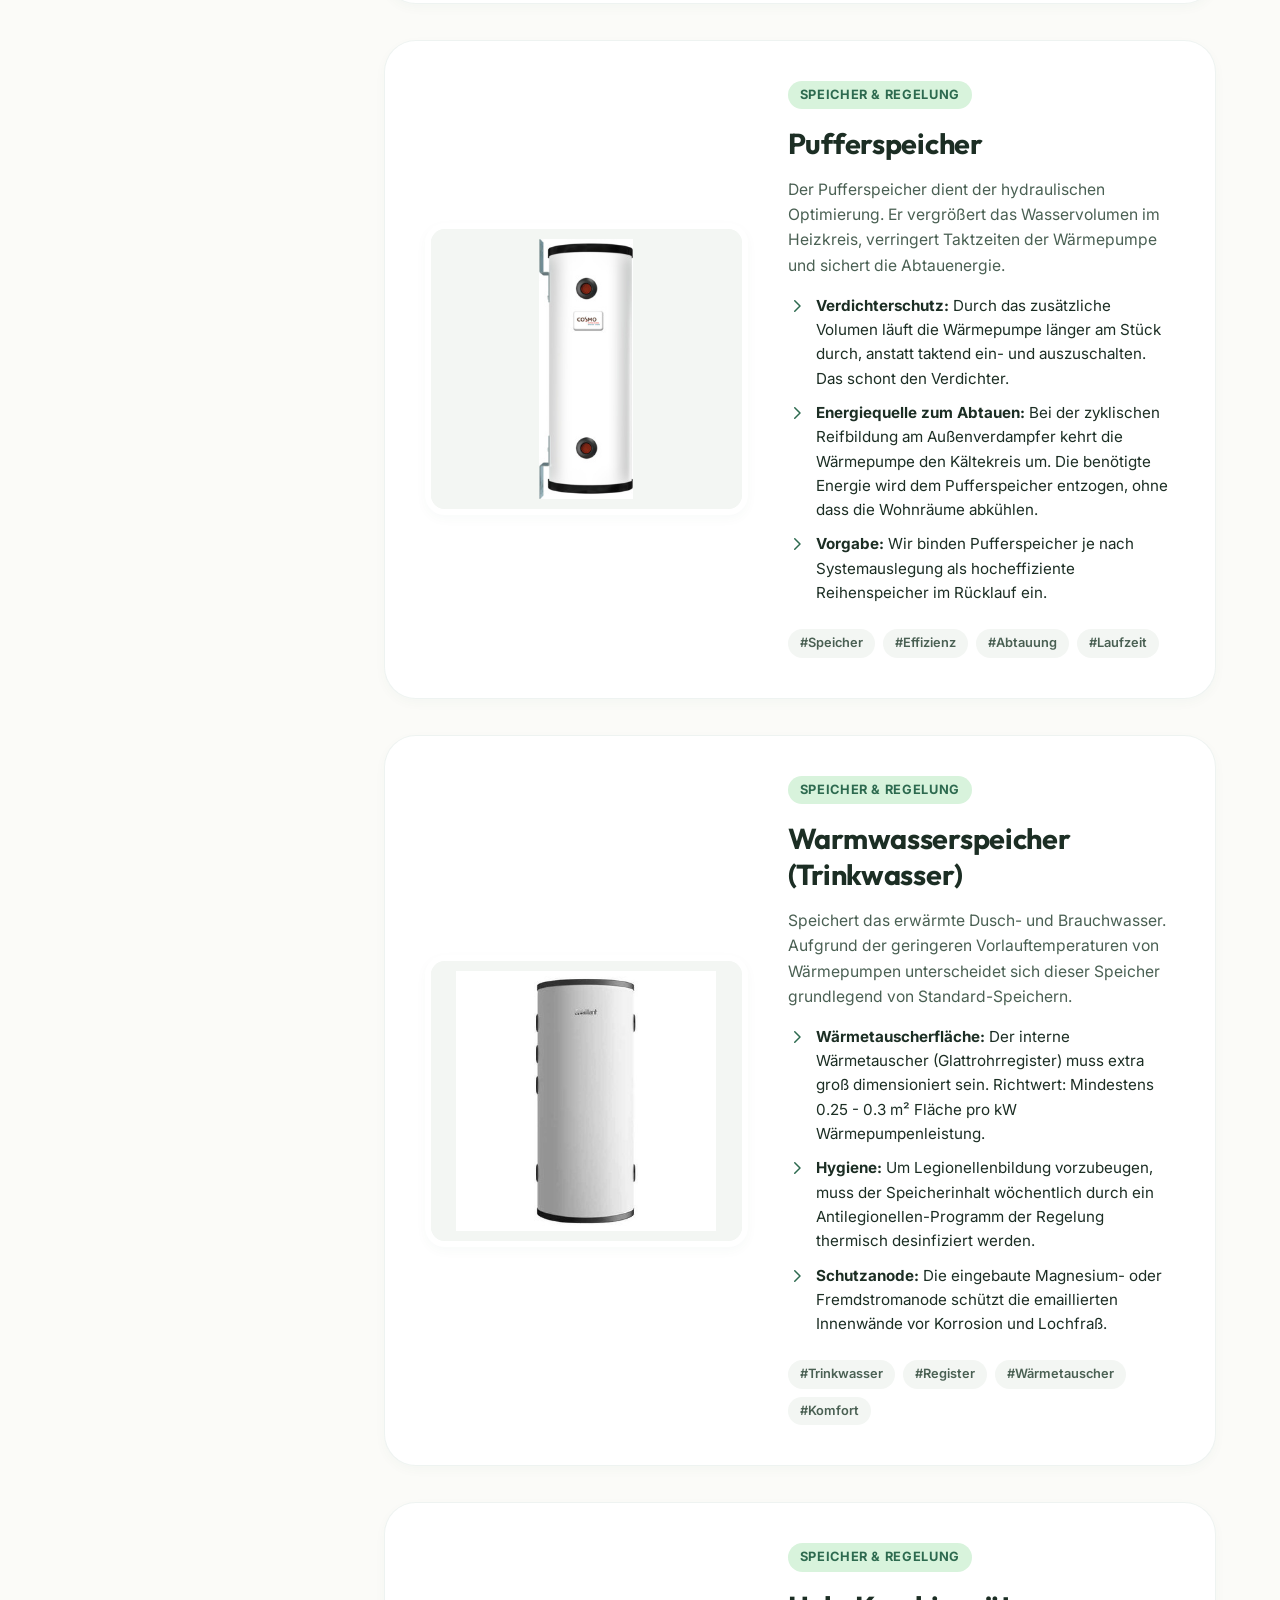
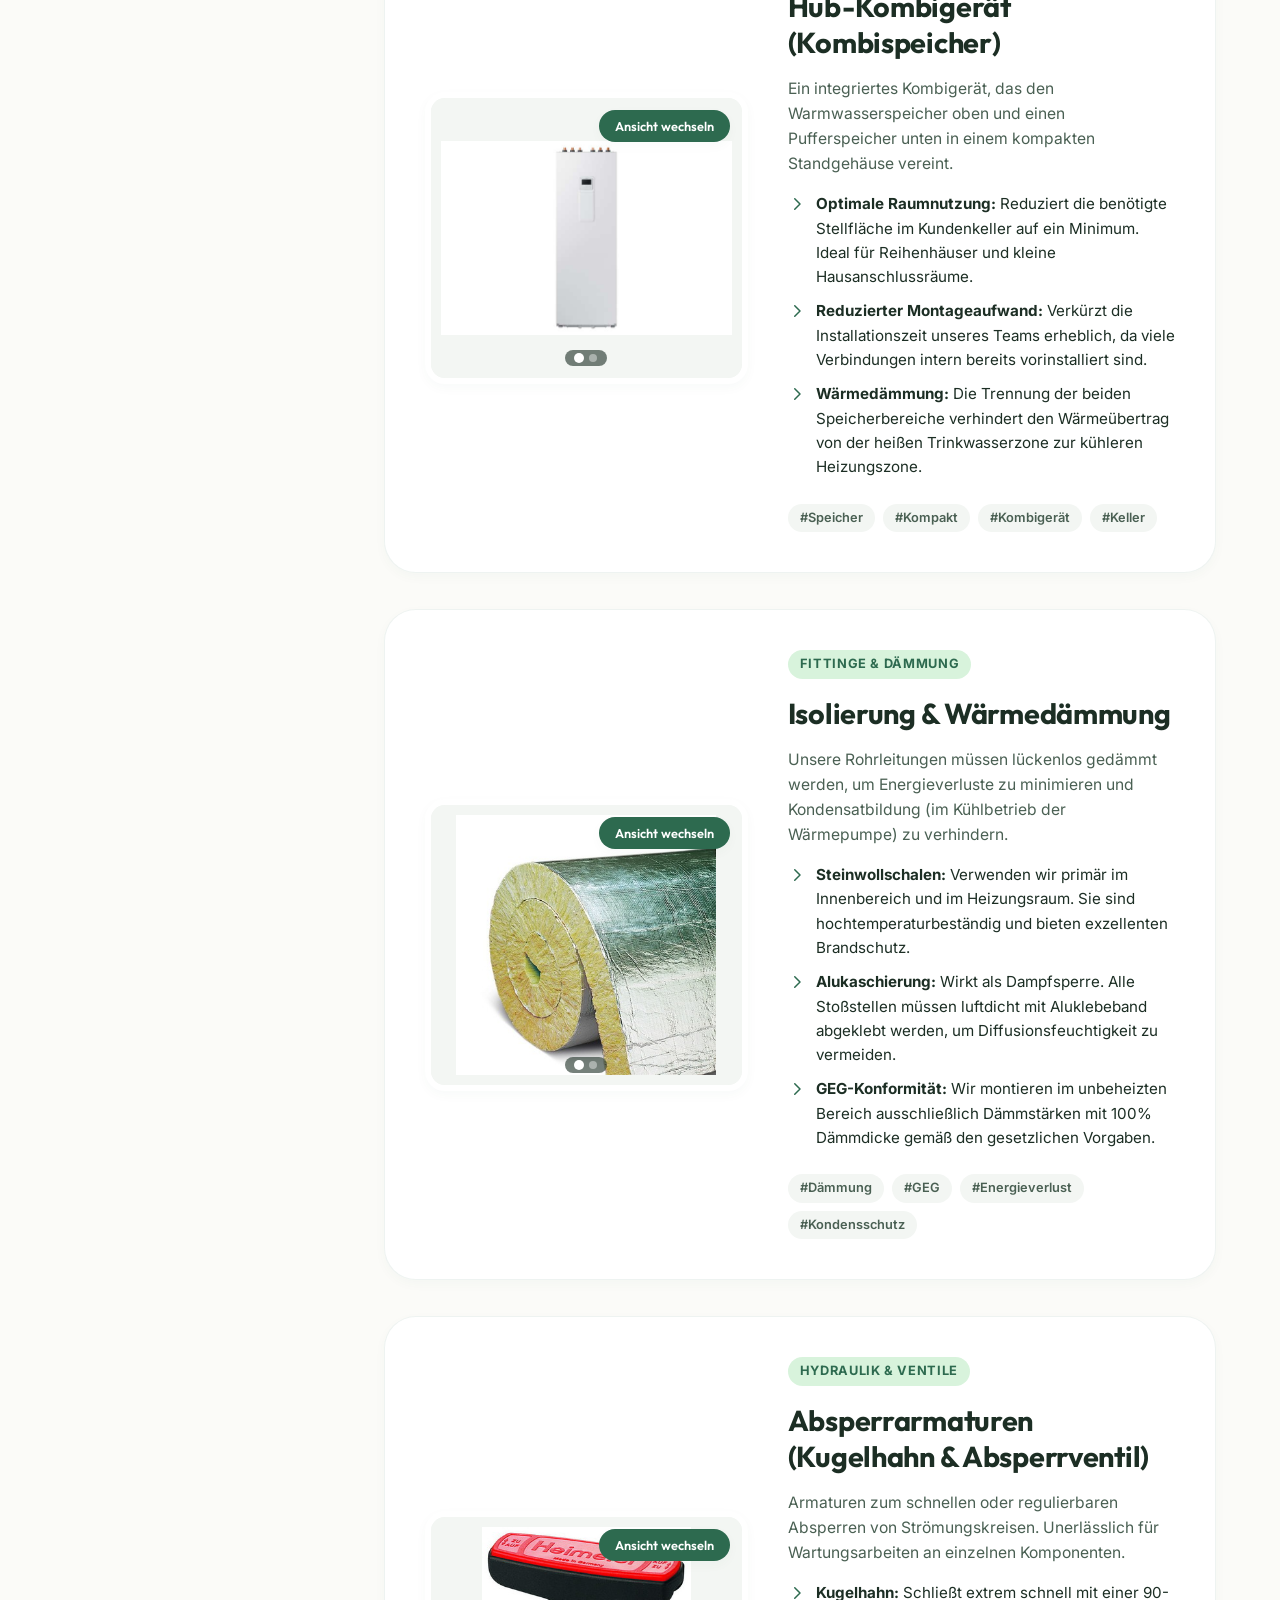
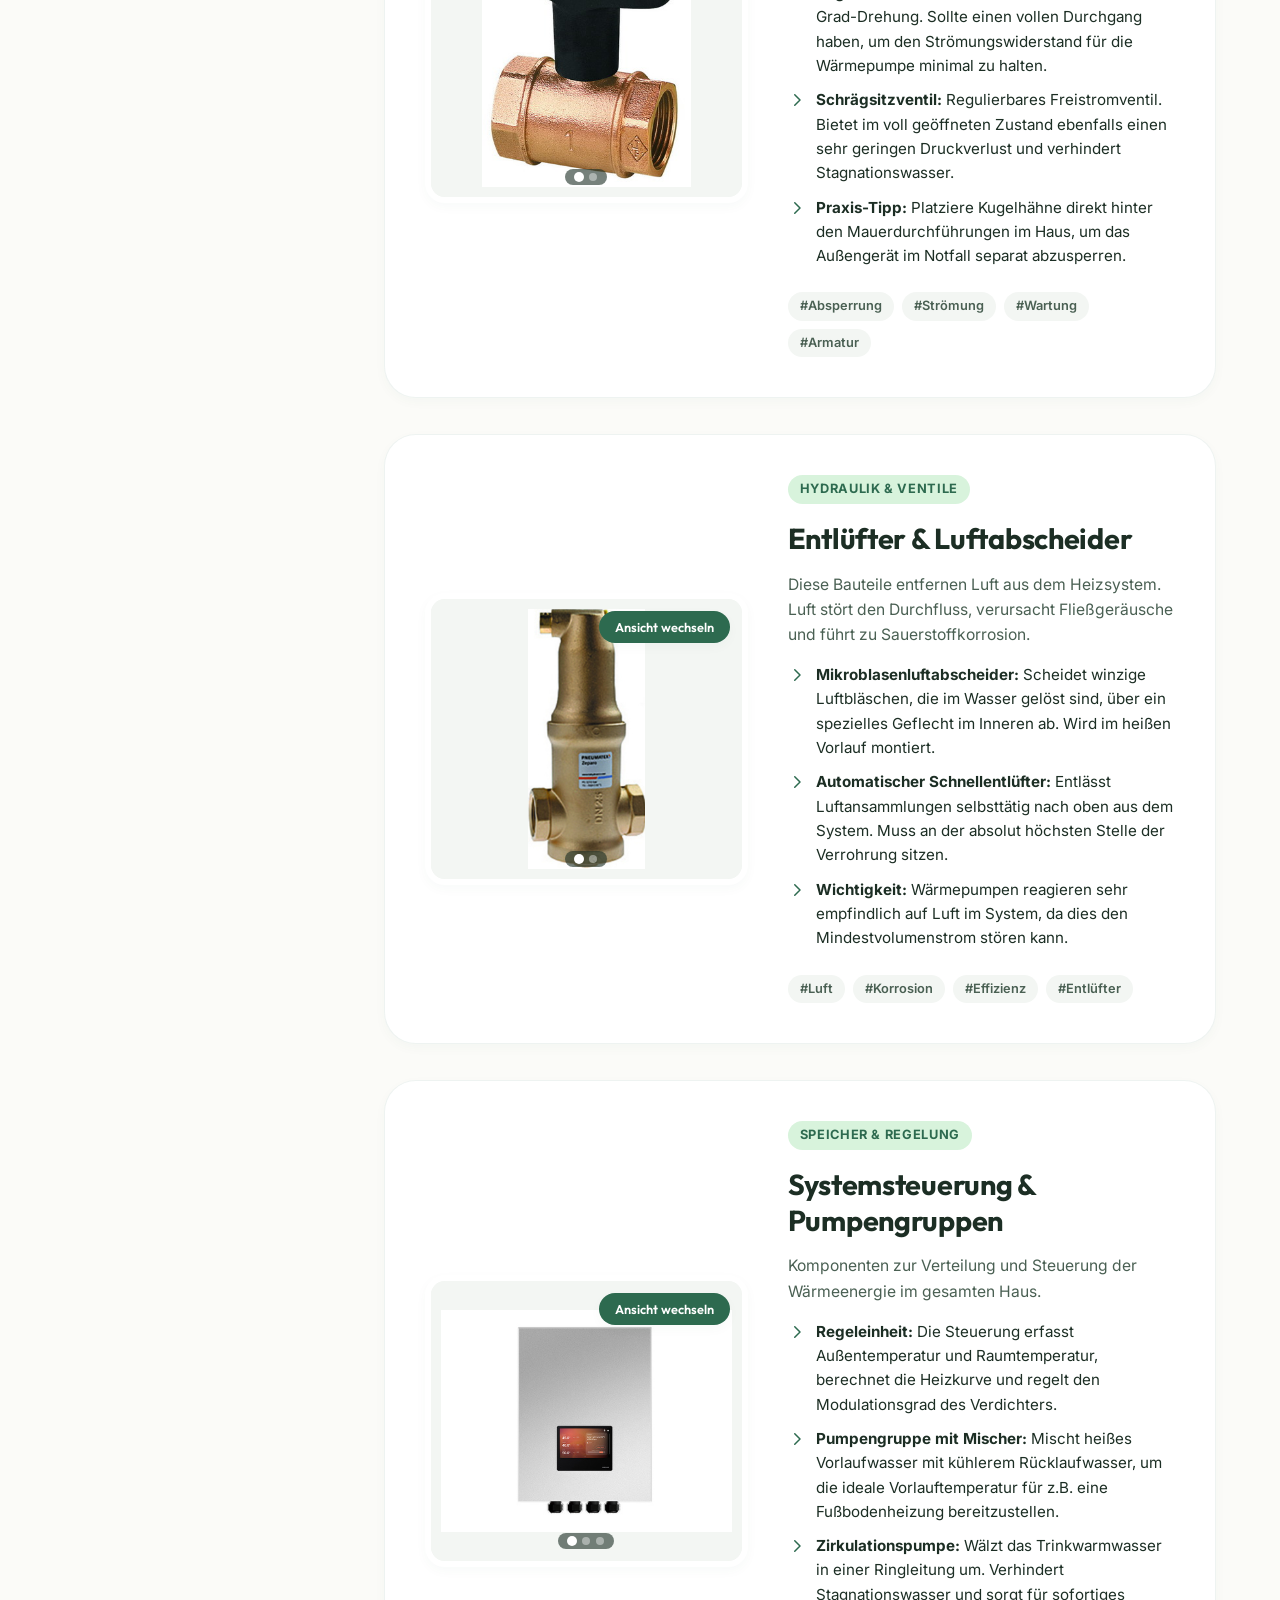
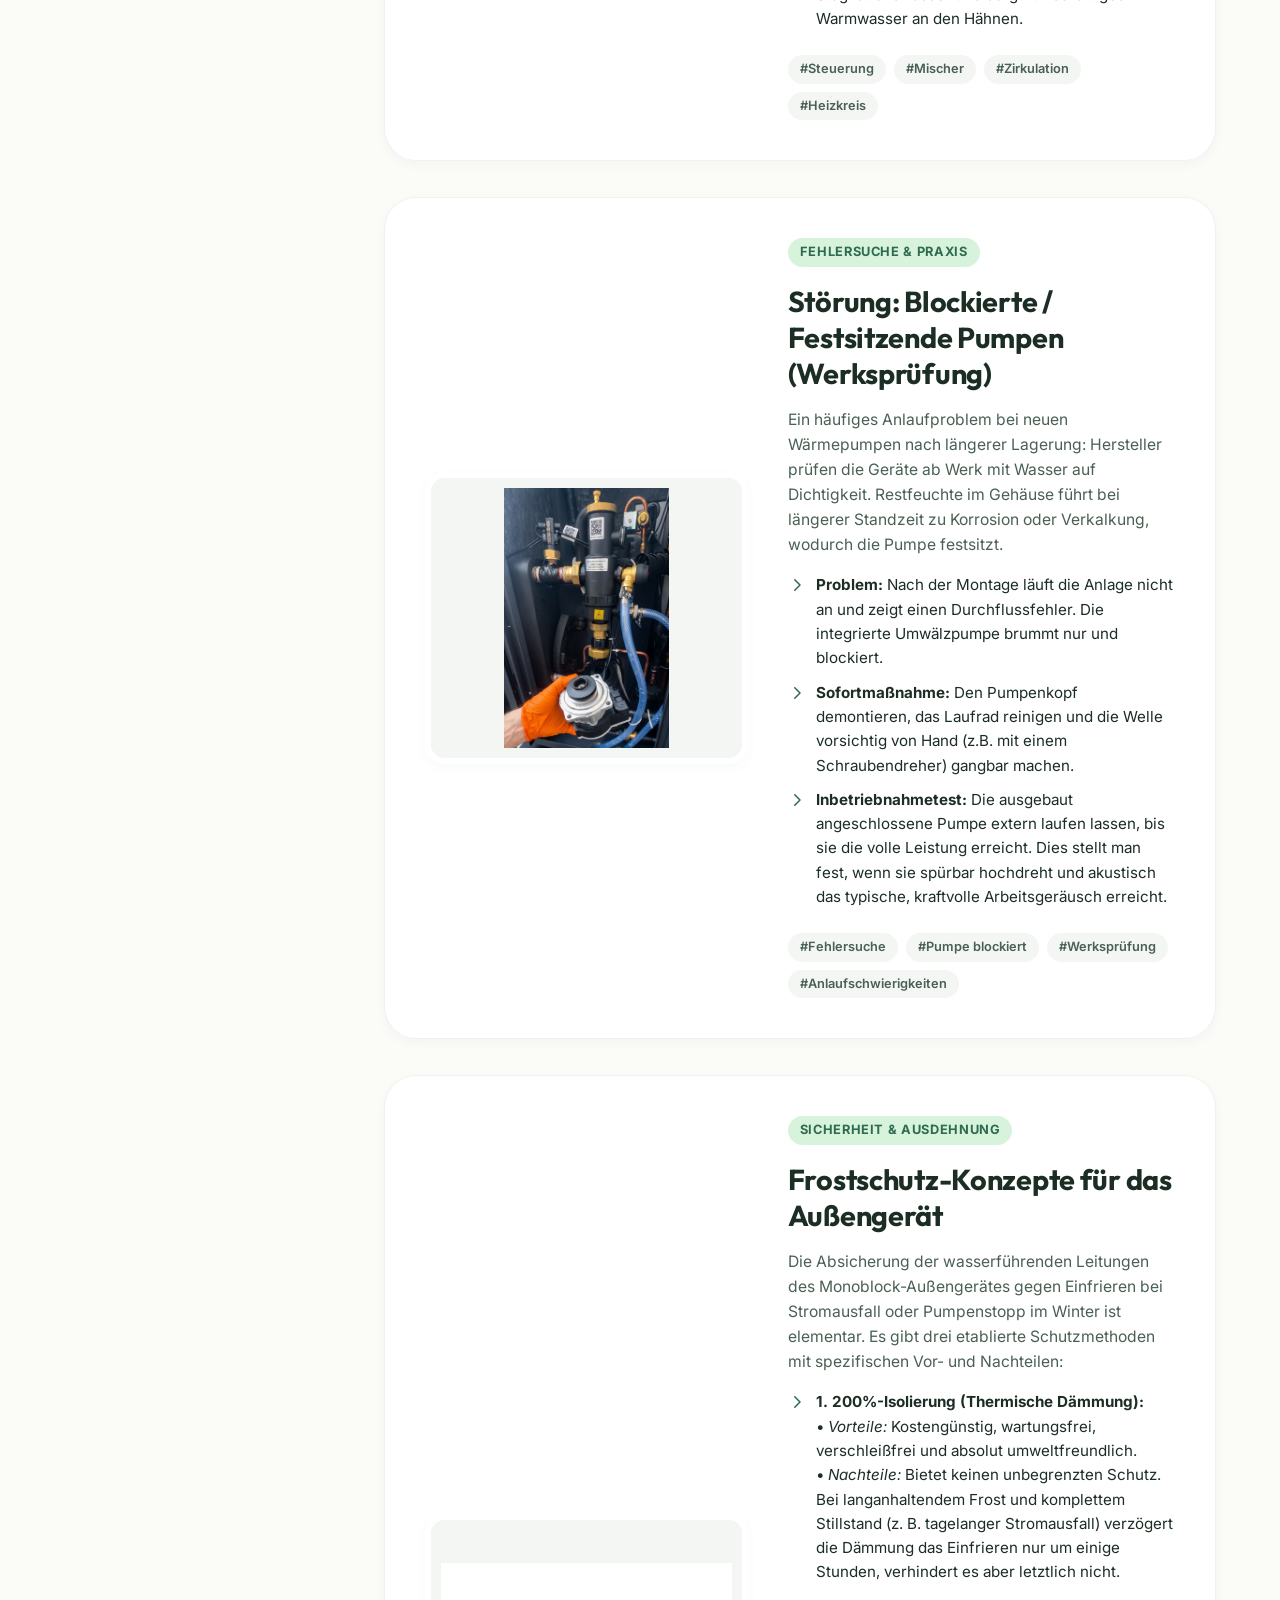
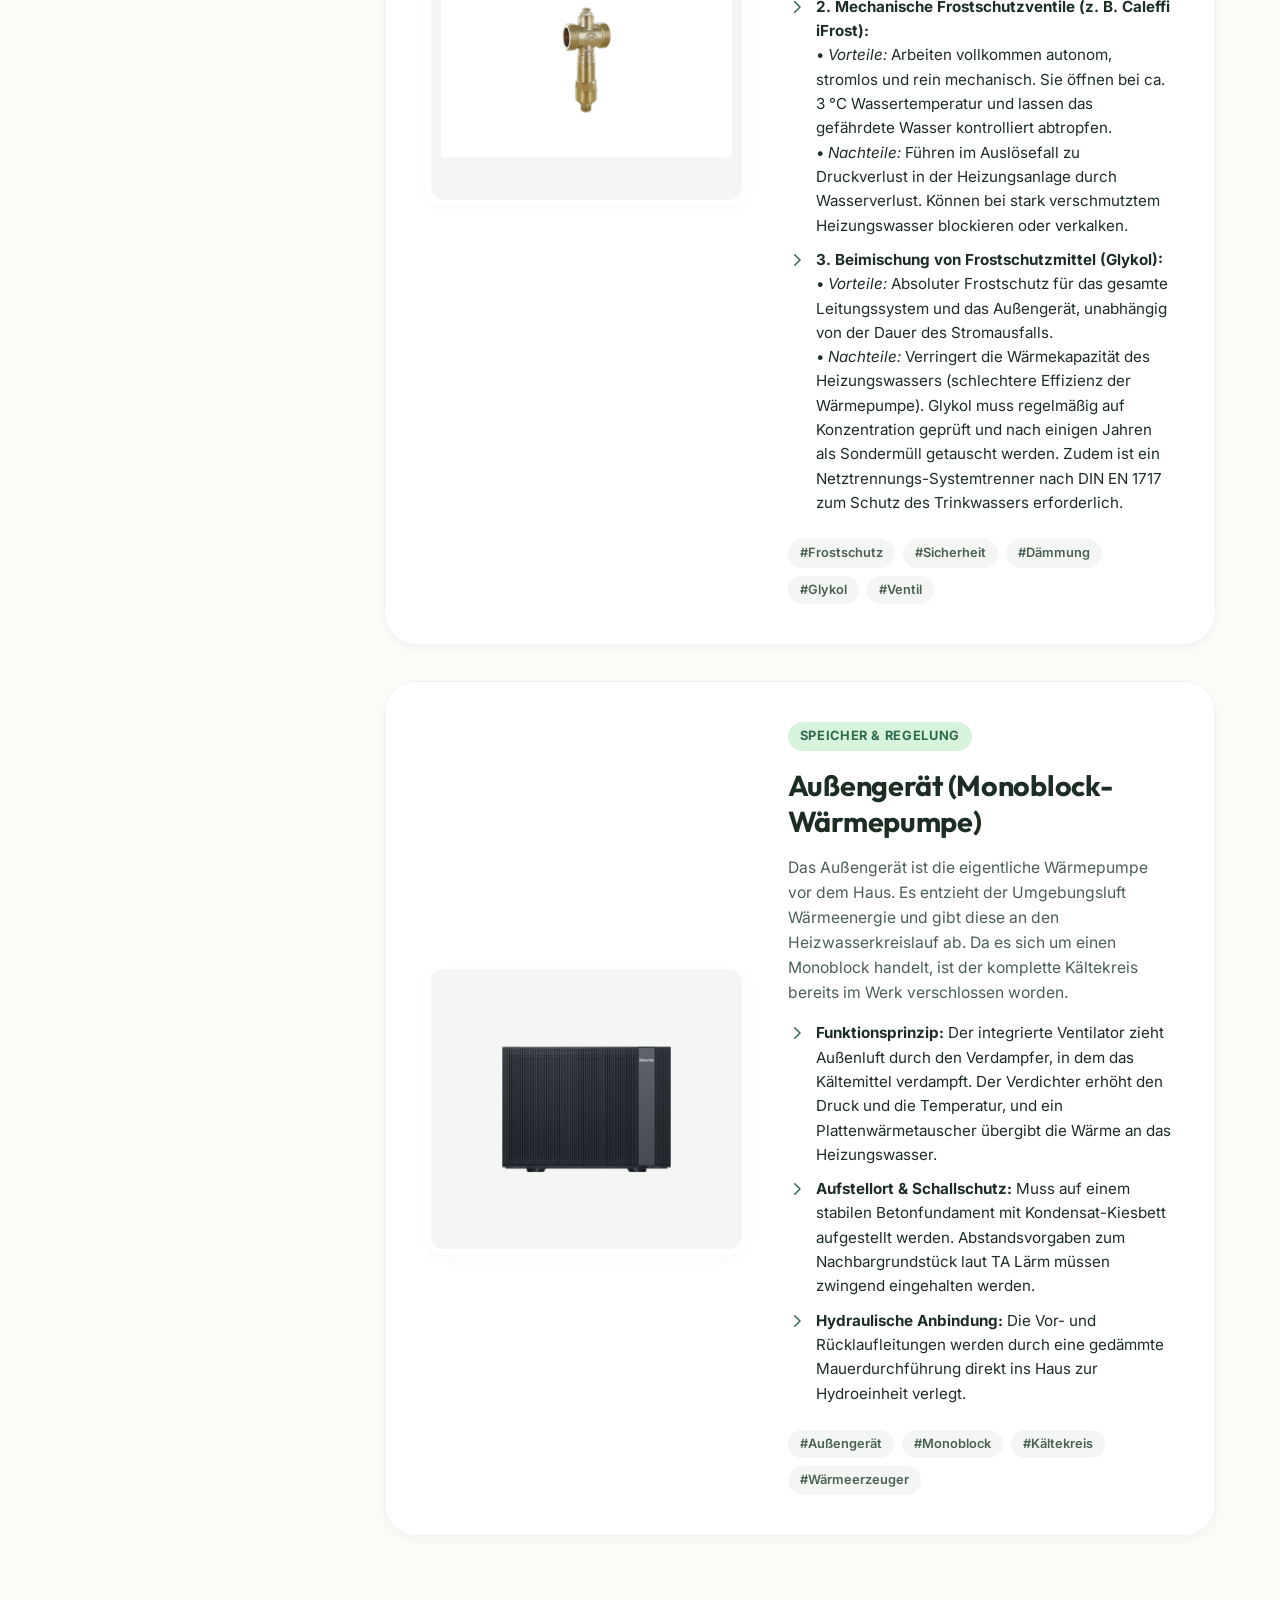
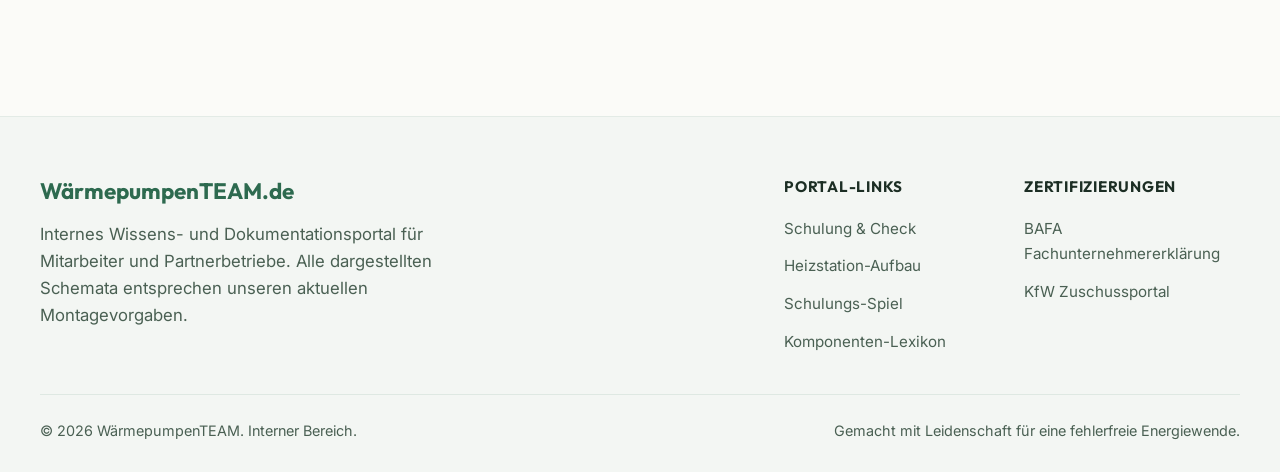
<file: komponenten.html>
<!DOCTYPE html>
<html lang="de">
<head>
  <meta charset="UTF-8">
  <meta name="viewport" content="width=device-width, initial-scale=1.0">
  <title>Mitarbeiter Schulungsportal – Komponenten-Lexikon</title>
  <meta name="description" content="Fachkatalog der verbauten Wärmepumpen-Komponenten. Internes Nachschlagewerk mit technischen Erklärungen und Bildern.">
  <link rel="stylesheet" href="style.css">
</head>
<body>

  <!-- Background decorative blobs -->
  <div class="blob blob-1"></div>
  <div class="blob blob-2"></div>

  <!-- Header Section -->
  <header>
    <div class="nav-container">
      <a href="index.html" class="logo">
        <svg viewBox="0 0 24 24" xmlns="http://www.w3.org/2000/svg">
          <path d="M12 2C6.48 2 2 6.48 2 12s4.48 10 10 10 10-4.48 10-10S17.52 2 12 2zm1 15h-2v-6h2v6zm0-8h-2V7h2v2z"/>
        </svg>
        <span>Wärmepumpen<span class="text-primary">TEAM</span></span>
      </a>
      <nav>
        <ul class="nav-menu">
          <li><a href="index.html" class="nav-link">Schulung & Check</a></li>
          <li><a href="aufbau.html" class="nav-link">Heizstation-Aufbau</a></li>
          <li><a href="spiel.html" class="nav-link">Schulungs-Spiel</a></li>
          <li><a href="komponenten.html" class="nav-link active">Komponenten-Lexikon</a></li>
        </ul>
      </nav>
    </div>
  </header>

  <!-- Main Content Wrap -->
  <main>

    <!-- SECTION 2: KOMPONENTEN-LEXIKON -->
    <div id="lexicon-section" class="tab-content active">
      <section class="section">
        <div class="section-header">
          <h2>Das interaktive Komponenten-Lexikon</h2>
          <p>
            Um Fehler bei der Installation auf der Baustelle zu vermeiden, musst du jedes Bauteil und seine genaue Funktion kennen. Filter nach Kategorien, nutze die Suche und vergleiche die Bauteile mit den schematischen Funktionsprinzipien.
          </p>
        </div>

        <div class="lexicon-layout">
          <!-- Sidebar filters -->
          <aside class="lexicon-sidebar">
            <h4>Kategorien</h4>
            <button class="lexicon-filter-btn active" data-filter="all">
              <span>Alle Komponenten</span>
              <span class="count" id="count-all">0</span>
            </button>
            <button class="lexicon-filter-btn" data-filter="hydraulik">
              <span>Hydraulik & Ventile</span>
              <span class="count" id="count-hydraulik">0</span>
            </button>
            <button class="lexicon-filter-btn" data-filter="sicherheit">
              <span>Sicherheit & Ausdehnung</span>
              <span class="count" id="count-sicherheit">0</span>
            </button>
            <button class="lexicon-filter-btn" data-filter="speicher">
              <span>Speicher & Regelung</span>
              <span class="count" id="count-speicher">0</span>
            </button>
            <button class="lexicon-filter-btn" data-filter="anschluss">
              <span>Fittinge & Dämmung</span>
              <span class="count" id="count-anschluss">0</span>
            </button>
            <button class="lexicon-filter-btn" data-filter="diagnose">
              <span>Fehlersuche & Praxis</span>
              <span class="count" id="count-diagnose">0</span>
            </button>
          </aside>

          <!-- Main catalog section -->
          <div class="lexicon-main">
            <!-- Search field -->
            <div class="lexicon-search-bar">
              <svg class="lexicon-search-icon" fill="none" stroke="currentColor" stroke-width="2" viewBox="0 0 24 24">
                <path stroke-linecap="round" stroke-linejoin="round" d="M21 21l-6-6m2-5a7 7 0 11-14 0 7 7 0 0114 0z"/>
              </svg>
              <input type="text" class="lexicon-search-input" id="search-input" placeholder="Nach Bauteil suchen (z.B. Abscheider, Ventil, Fühler)...">
            </div>

            <!-- Components Container -->
            <div class="component-deck" id="components-deck-container">
              <!-- Dynamically populated via app.js -->
            </div>
          </div>
        </div>
      </section>
    </div>

  </main>

  <!-- Footer -->
  <footer>
    <div class="footer-container">
      <div class="footer-info">
        <h3>WärmepumpenTEAM.de</h3>
        <p>
          Internes Wissens- und Dokumentationsportal für Mitarbeiter und Partnerbetriebe. Alle dargestellten Schemata entsprechen unseren aktuellen Montagevorgaben.
        </p>
      </div>
      <div class="footer-links">
        <ul class="footer-list">
          <h5>Portal-Links</h5>
          <li><a href="index.html">Schulung & Check</a></li>
          <li><a href="aufbau.html">Heizstation-Aufbau</a></li>
          <li><a href="spiel.html">Schulungs-Spiel</a></li>
          <li><a href="komponenten.html">Komponenten-Lexikon</a></li>
        </ul>
        <ul class="footer-list">
          <h5>Zertifizierungen</h5>
          <li><a href="https://www.bafa.de" target="_blank" rel="noopener">BAFA Fachunternehmererklärung</a></li>
          <li><a href="https://www.kfw.de" target="_blank" rel="noopener">KfW Zuschussportal</a></li>
        </ul>
      </div>
    </div>
    <div class="footer-bottom">
      <span>© 2026 WärmepumpenTEAM. Interner Bereich.</span>
      <span>Gemacht mit Leidenschaft für eine fehlerfreie Energiewende.</span>
    </div>
  </footer>

  <script src="app.js"></script>
</body>
</html>
</file>
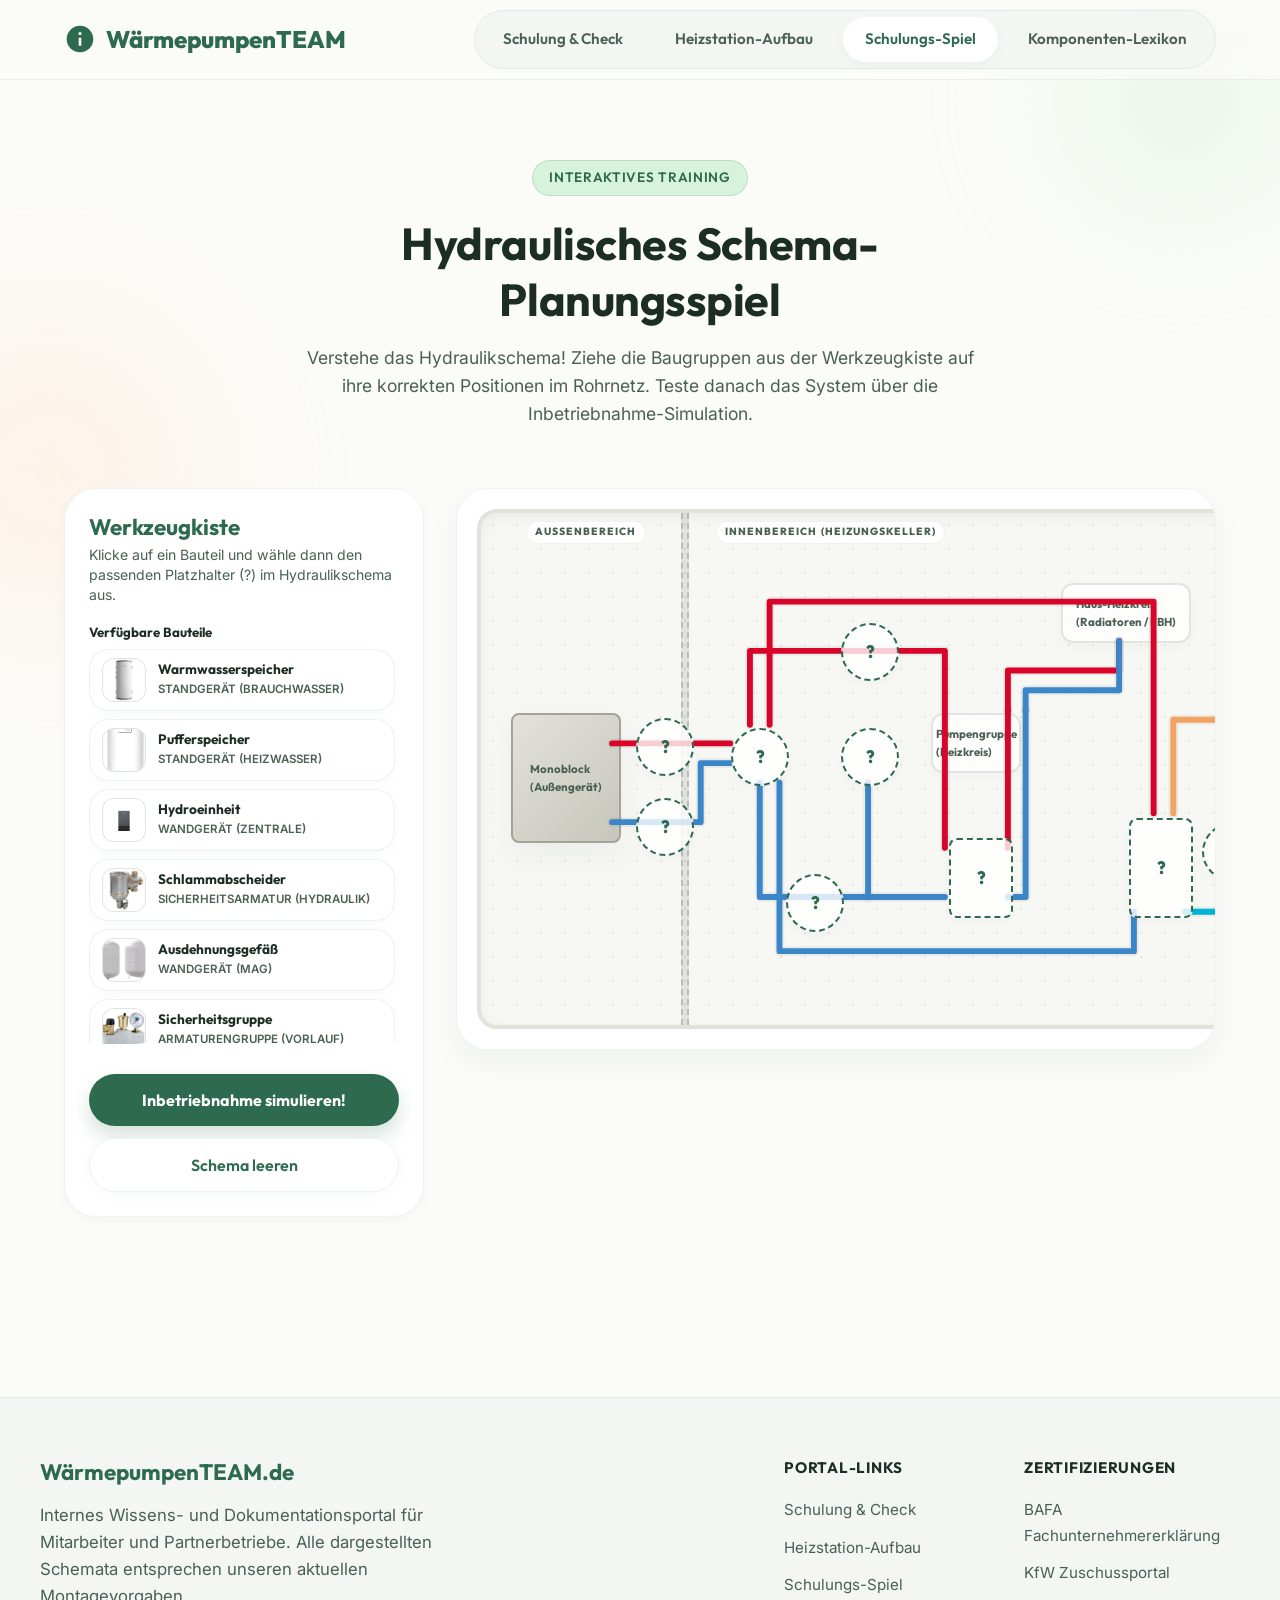
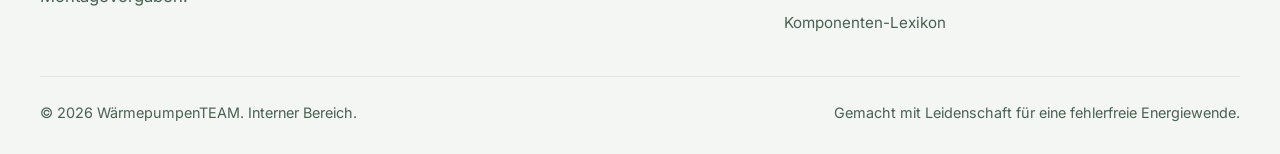
<file: spiel.html>
<!DOCTYPE html>
<html lang="de">
<head>
  <meta charset="UTF-8">
  <meta name="viewport" content="width=device-width, initial-scale=1.0">
  <title>Mitarbeiter Schulungsportal – Schulungs-Spiel</title>
  <meta name="description" content="Interaktives Hydraulikschema-Spiel für Azubis. Lerne die fehlerfreie Platzierung aller Wärmepumpen-Komponenten und verstehe die logischen Zusammenhänge.">
  <link rel="stylesheet" href="style.css">
</head>
<body>

  <!-- Background decorative blobs -->
  <div class="blob blob-1"></div>
  <div class="blob blob-2"></div>

  <!-- Header Section -->
  <header>
    <div class="nav-container">
      <a href="index.html" class="logo">
        <svg viewBox="0 0 24 24" xmlns="http://www.w3.org/2000/svg">
          <path d="M12 2C6.48 2 2 6.48 2 12s4.48 10 10 10 10-4.48 10-10S17.52 2 12 2zm1 15h-2v-6h2v6zm0-8h-2V7h2v2z"/>
        </svg>
        <span>Wärmepumpen<span class="text-primary">TEAM</span></span>
      </a>
      <nav>
        <ul class="nav-menu">
          <li><a href="index.html" class="nav-link">Schulung & Check</a></li>
          <li><a href="aufbau.html" class="nav-link">Heizstation-Aufbau</a></li>
          <li><a href="spiel.html" class="nav-link active">Schulungs-Spiel</a></li>
          <li><a href="komponenten.html" class="nav-link">Komponenten-Lexikon</a></li>
        </ul>
      </nav>
    </div>
  </header>

  <!-- Main Content Wrap -->
  <main>
    <section class="section">
      <div class="section-header">
        <span class="badge">Interaktives Training</span>
        <h2>Hydraulisches Schema-Planungsspiel</h2>
        <p>
          Verstehe das Hydraulikschema! Ziehe die Baugruppen aus der Werkzeugkiste auf ihre korrekten Positionen im Rohrnetz. Teste danach das System über die Inbetriebnahme-Simulation.
        </p>
      </div>

      <!-- Game Layout -->
      <div class="game-layout">
        
        <!-- Sidebar Controls & Info -->
        <aside class="game-sidebar">
          <div>
            <h3 class="game-title">Werkzeugkiste</h3>
            <p class="game-desc">Klicke auf ein Bauteil und wähle dann den passenden Platzhalter (?) im Hydraulikschema aus.</p>
          </div>

          <!-- Toolbox of Components (with actual product images) -->
          <div class="toolbox-container" id="game-toolbox">
            <h5>Verfügbare Bauteile</h5>
            
            <div class="toolbox-item" data-component="ww-speicher">
              <img src="Warmwasserspeicher.jpg" class="toolbox-thumb" alt="Warmwasserspeicher">
              <div class="toolbox-label-wrap">
                <span class="toolbox-name">Warmwasserspeicher</span>
                <span class="toolbox-type">Standgerät (Brauchwasser)</span>
              </div>
            </div>

            <div class="toolbox-item" data-component="pufferspeicher">
              <img src="Pufferspeicher.jpg" class="toolbox-thumb" alt="Pufferspeicher">
              <div class="toolbox-label-wrap">
                <span class="toolbox-name">Pufferspeicher</span>
                <span class="toolbox-type">Standgerät (Heizwasser)</span>
              </div>
            </div>

            <div class="toolbox-item" data-component="hydroeinheit">
              <img src="Hydroeineit.webp" class="toolbox-thumb" alt="Hydroeinheit">
              <div class="toolbox-label-wrap">
                <span class="toolbox-name">Hydroeinheit</span>
                <span class="toolbox-type">Wandgerät (Zentrale)</span>
              </div>
            </div>

            <div class="toolbox-item" data-component="schlammabscheider">
              <img src="Magnetit und Schlammabscheider.jpg" class="toolbox-thumb" alt="Schlammabscheider">
              <div class="toolbox-label-wrap">
                <span class="toolbox-name">Schlammabscheider</span>
                <span class="toolbox-type">Sicherheitsarmatur (Hydraulik)</span>
              </div>
            </div>

            <div class="toolbox-item" data-component="mag">
              <img src="MAG.jpg" class="toolbox-thumb" alt="MAG">
              <div class="toolbox-label-wrap">
                <span class="toolbox-name">Ausdehnungsgefäß</span>
                <span class="toolbox-type">Wandgerät (MAG)</span>
              </div>
            </div>

            <div class="toolbox-item" data-component="kesselsicherheitsgruppe">
              <img src="Kesselsicherheitsgruppe.jpg" class="toolbox-thumb" alt="Kesselsicherheitsgruppe">
              <div class="toolbox-label-wrap">
                <span class="toolbox-name">Sicherheitsgruppe</span>
                <span class="toolbox-type">Armaturengruppe (Vorlauf)</span>
              </div>
            </div>

            <div class="toolbox-item" data-component="sicherheitsgruppe-kaltwasser">
              <img src="Sicherheitsgruppe Kaltwasser.jpg" class="toolbox-thumb" alt="Sicherheitsgruppe Kaltwasser">
              <div class="toolbox-label-wrap">
                <span class="toolbox-name">Sicherheitsgruppe Trinkwasser</span>
                <span class="toolbox-type">Sicherheitsarmatur (Kaltwasser)</span>
              </div>
            </div>

            <div class="toolbox-item" data-component="frostschutzventil">
              <img src="Frostschutzventil.jpg" class="toolbox-thumb" alt="Frostschutzventil">
              <div class="toolbox-label-wrap">
                <span class="toolbox-name">Frostschutzventil</span>
                <span class="toolbox-type">Sicherheitsarmatur (Außen)</span>
              </div>
            </div>

          </div>

          <!-- Action Buttons -->
          <div style="display: flex; flex-direction: column; gap: 12px; margin-top: 10px;">
            <button class="btn btn-primary" id="game-simulate-btn" style="width: 100%; justify-content: center; font-weight: 700;">Inbetriebnahme simulieren!</button>
            <button class="btn btn-secondary" id="game-clear-btn" style="width: 100%; justify-content: center;">Schema leeren</button>
          </div>
        </aside>

        <!-- The Schematic Board Drawing Canvas -->
        <div class="schematic-board">
          <div class="schematic-canvas" id="schematic-canvas">
            
            <!-- Outside vs Inside labels -->
            <div class="partition-wall"></div>
            <div class="partition-label" style="left: 45px;">Außenbereich</div>
            <div class="partition-label" style="left: 235px;">Innenbereich (Heizungskeller)</div>

             <!-- Visual elements -->
            <div class="room-graphic mono" style="left: 30px; top: 200px; width: 110px; height: 130px;">Monoblock<br>(Außengerät)</div>
            <div class="room-graphic pumpengruppe" style="left: 450px; top: 200px; width: 90px; height: 60px;">Pumpengruppe<br>(Heizkreis)</div>
            <div class="room-graphic heizkreis" style="left: 580px; top: 70px; width: 130px; height: 60px;">Haus-Heizkreis<br>(Radiatoren / FBH)</div>
            <div class="room-graphic warmwasser" style="left: 770px; top: 180px; width: 110px; height: 60px;">Warmwasser-Netz<br>(Hausleitung)</div>
            <div class="room-graphic kaltwasser" style="left: 770px; top: 400px; width: 110px; height: 60px;">Kaltwasser-Zulauf<br>(Stadtnetz)</div>

            <!-- SVG pipelines (Red/Blue/Cyan/Orange paths) -->
            <svg class="pipe-svg" viewBox="0 0 920 520">
              <!-- Background shadow to make pipes look 3D -->
              <path class="pipe-line background-shadow" d="M 130 234 L 250 234" />
              <path class="pipe-line background-shadow" d="M 250 254 L 220 254 L 220 314 L 130 314" />
              <path class="pipe-line background-shadow" d="M 270 215 L 270 140 L 468 140 L 468 340" />
              <path class="pipe-line background-shadow" d="M 468 390 L 280 390 L 280 274" />
              <path class="pipe-line background-shadow" d="M 532 340 L 532 200" />
              <path class="pipe-line background-shadow" d="M 532 200 L 532 160 L 645 160 L 645 130" />
              <path class="pipe-line background-shadow" d="M 645 130 L 645 180 L 550 180 L 550 200" />
              <path class="pipe-line background-shadow" d="M 550 200 L 550 390 L 532 390" />
              <path class="pipe-line background-shadow" d="M 290 215 L 290 90 L 680 90 L 680 305" />
              <path class="pipe-line background-shadow" d="M 660 405 L 660 445 L 300 445 L 300 274" />
              <path class="pipe-line background-shadow" d="M 390 390 L 390 274" />
              <path class="pipe-line background-shadow" d="M 770 430 L 850 430 L 850 260 L 750 260 L 750 405 L 712 405" />
              <path class="pipe-line background-shadow" d="M 700 305 L 700 210 L 770 210" />
              
              <!-- Active Flow pipelines -->
              <!-- 1. Monoblock Vorlauf (Red) -->
              <path id="pipe-mono-vorlauf" class="pipe-line pipe-vorlauf" d="M 130 234 L 250 234" />
              
              <!-- 2. Monoblock Rücklauf (Blue) -->
              <path id="pipe-mono-ruecklauf" class="pipe-line pipe-ruecklauf" d="M 250 254 L 220 254 L 220 314 L 130 314" />
              
              <!-- 3. Hydroeinheit -> Puffer Vorlauf links (Red) -->
              <path id="pipe-hydro-puffer-vorlauf" class="pipe-line pipe-vorlauf" d="M 270 215 L 270 140 L 468 140 L 468 340" />
              
              <!-- 4. Puffer Rücklauf links -> Hydroeinheit (Blue) -->
              <path id="pipe-puffer-hydro-ruecklauf" class="pipe-line pipe-ruecklauf" d="M 468 390 L 280 390 L 280 274" />
              
              <!-- 5. Puffer Vorlauf rechts -> Pumpengruppe (Red) -->
              <path id="pipe-puffer-pump-vorlauf" class="pipe-line pipe-vorlauf" d="M 532 340 L 532 200" />
 
              <!-- 6. Pumpengruppe -> Heizkreis Vorlauf (Red) -->
              <path id="pipe-pump-heizkreis-vorlauf" class="pipe-line pipe-vorlauf" d="M 532 200 L 532 160 L 645 160 L 645 130" />
 
              <!-- 7. Heizkreis -> Pumpengruppe Rücklauf (Blue) -->
              <path id="pipe-heizkreis-pump-ruecklauf" class="pipe-line pipe-ruecklauf" d="M 645 130 L 645 180 L 550 180 L 550 200" />
 
              <!-- 8. Pumpengruppe -> Puffer Rücklauf rechts (Blue) -->
              <path id="pipe-pump-puffer-ruecklauf" class="pipe-line pipe-ruecklauf" d="M 550 200 L 550 390 L 532 390" />
 
              <!-- 9. Hydroeinheit -> Warmwasserspeicher Vorlauf (Red) -->
              <path id="pipe-hydro-ww-vorlauf" class="pipe-line pipe-vorlauf" d="M 290 215 L 290 90 L 680 90 L 680 305" />
              
              <!-- 10. Warmwasserspeicher -> Hydroeinheit Rücklauf (Blue) -->
              <path id="pipe-ww-hydro-ruecklauf" class="pipe-line pipe-ruecklauf" d="M 660 405 L 660 445 L 300 445 L 300 274" />
              
              <!-- 11. MAG Abzweig (Blue) -->
              <path id="pipe-mag-abzweig" class="pipe-line pipe-ruecklauf" d="M 390 390 L 390 274" />

              <!-- 12. Trinkwasser Kaltwasser-Zulauf (Cyan) -->
              <path id="pipe-kaltwasser" class="pipe-line pipe-kaltwasser" d="M 770 430 L 850 430 L 850 260 L 750 260 L 750 405 L 712 405" />

              <!-- 13. Trinkwasser Warmwasser-Netz (Orange) -->
              <path id="pipe-warmwasser" class="pipe-line pipe-warmwasser" d="M 700 305 L 700 210 L 770 210" />
            </svg>

            <!-- Interactive sockets (Dashed Target Placements) -->
            
            <!-- Frostschutz Vorlauf (Outside) -->
            <div class="schematic-socket" id="socket-frost-vl" style="left: 155px; top: 205px;" data-label="Frostschutz VL"></div>
            
            <!-- Frostschutz Rücklauf (Outside) -->
            <div class="schematic-socket" id="socket-frost-rl" style="left: 155px; top: 285px;" data-label="Frostschutz RL"></div>

            <!-- Hydroeinheit -->
            <div class="schematic-socket" id="socket-hydro" style="left: 250px; top: 215px;" data-label="Hydroeinheit"></div>

            <!-- Sicherheitsgruppe (Vorlauf Innen nach Hydro) -->
            <div class="schematic-socket" id="socket-safety" style="left: 360px; top: 110px;" data-label="Sicherheitsgruppe"></div>

            <!-- Schlammabscheider (Rücklauf Innen vor Hydro) -->
            <div class="schematic-socket" id="socket-abscheider" style="left: 305px; top: 361px;" data-label="Schlammabscheider"></div>



            <!-- Ausdehnungsgefäß (MAG) -->
            <div class="schematic-socket" id="socket-mag" style="left: 360px; top: 215px;" data-label="MAG"></div>

            <!-- Pufferspeicher (Floor Stand) -->
            <div class="schematic-socket" id="socket-puffer" style="left: 468px; top: 325px; border-radius: 8px; width: 64px; height: 80px;" data-label="Puffer"></div>

            <!-- Warmwasserspeicher (Floor Stand) -->
            <div class="schematic-socket" id="socket-ww" style="left: 648px; top: 305px; border-radius: 8px; width: 64px; height: 100px;" data-label="WW-Speicher"></div>

            <!-- Sicherheitsgruppe Kaltwasser (oben) -->
            <div class="schematic-socket" id="socket-safety-kw" style="left: 770px; top: 231px;" data-label="Trinkwasser Sicherheitsgruppe"></div>

            <!-- Trinkwasser-Ausdehnungsgefäß (MAG) -->
            <div class="schematic-socket" id="socket-mag-tw" style="left: 721px; top: 310px;" data-label="Trinkwasser MAG"></div>

            <!-- Alarm / Red Screen Flash Overlay -->
            <div class="room-alarm-overlay" id="alarm-overlay"></div>

            <!-- Havarie / Damage Modal (Hidden by default) -->
            <div class="damage-modal-overlay" id="damage-modal">
              <div class="damage-modal-card">
                <div class="damage-alert-pulse">⚠️</div>
                <h3 id="damage-title">Totalausfall / Schaden!</h3>
                <div class="damage-cost-tag" id="damage-cost">Schadenshöhe: 0 €</div>
                <p class="damage-explanation" id="damage-text">
                  Hier steht die technische Auswirkung des Fehlers...
                </p>
                <button class="btn btn-primary" id="damage-ok-btn">Fehler beheben & neu versuchen</button>
              </div>
            </div>

            <!-- Success Overlay -->
            <div class="game-success-overlay" id="success-overlay">
              <div class="success-modal-card">
                <span class="float-icon" style="width: 72px; height: 72px; background-color: var(--primary-light); color: var(--primary); font-size: 2.2rem; margin: 0 auto 15px;">✓</span>
                <h3>Inbetriebnahme erfolgreich!</h3>
                <p id="success-message">Alle Komponenten sind fehlerfrei im Schema integriert. Das Heizwasser fließt hocheffizient und die Anlage ist 100% sicher geschützt.</p>
                <div style="display: flex; gap: 12px; justify-content: center; margin-top: 15px;">
                  <button class="btn btn-primary" id="success-watch-btn">Fluss beobachten</button>
                  <button class="btn btn-secondary" id="success-reset-btn">Schema zurücksetzen</button>
                </div>
              </div>
            </div>

          </div>
        </div>

      </div>
    </section>
  </main>

  <!-- Footer -->
  <footer>
    <div class="footer-container">
      <div class="footer-info">
        <h3>WärmepumpenTEAM.de</h3>
        <p>
          Internes Wissens- und Dokumentationsportal für Mitarbeiter und Partnerbetriebe. Alle dargestellten Schemata entsprechen unseren aktuellen Montagevorgaben.
        </p>
      </div>
      <div class="footer-links">
        <ul class="footer-list">
          <h5>Portal-Links</h5>
          <li><a href="index.html">Schulung & Check</a></li>
          <li><a href="aufbau.html">Heizstation-Aufbau</a></li>
          <li><a href="spiel.html">Schulungs-Spiel</a></li>
          <li><a href="komponenten.html">Komponenten-Lexikon</a></li>
        </ul>
        <ul class="footer-list">
          <h5>Zertifizierungen</h5>
          <li><a href="https://www.bafa.de" target="_blank" rel="noopener">BAFA Fachunternehmererklärung</a></li>
          <li><a href="https://www.kfw.de" target="_blank" rel="noopener">KfW Zuschussportal</a></li>
        </ul>
      </div>
    </div>
    <div class="footer-bottom">
      <span>© 2026 WärmepumpenTEAM. Interner Bereich.</span>
      <span>Gemacht mit Leidenschaft für eine fehlerfreie Energiewende.</span>
    </div>
  </footer>

  <script src="app.js"></script>
</body>
</html>
</file>
<file: style.css>
@import url('https://fonts.googleapis.com/css2?family=Inter:wght@300;400;500;600&family=Outfit:wght@400;500;600;700;800&display=swap');

/* --- DESIGN SYSTEM & CSS VARIABLES --- */
:root {
  /* Colors */
  --bg-primary: #fbfbf8;
  --bg-secondary: #f3f6f3;
  --bg-accent: #eef3ef;
  --text-main: #1c2e24;
  --text-muted: #4a6053;
  --primary: #2d6a4f;
  --primary-hover: #1b4d3e;
  --primary-light: #d8f3dc;
  --secondary: #e9c46a;
  --secondary-dark: #d97706;
  --accent: #f4a261;
  --accent-light: #ffe8d6;
  --card-bg: #ffffff;
  --card-border: rgba(45, 106, 79, 0.08);
  
  /* Fonts */
  --font-heading: 'Outfit', -apple-system, BlinkMacSystemFont, "Segoe UI", Roboto, sans-serif;
  --font-body: 'Inter', -apple-system, BlinkMacSystemFont, "Segoe UI", Roboto, sans-serif;
  
  /* Shadows & Radius */
  --shadow-sm: 0 4px 12px rgba(45, 106, 79, 0.03);
  --shadow-md: 0 12px 30px rgba(45, 106, 79, 0.06);
  --shadow-lg: 0 20px 40px rgba(45, 106, 79, 0.1);
  --radius-sm: 12px;
  --radius-md: 20px;
  --radius-lg: 32px;
  --radius-pill: 50px;
  
  /* Layout */
  --container-width: 1200px;
  --header-height: 80px;
  
  /* Transitions */
  --transition-smooth: all 0.4s cubic-bezier(0.16, 1, 0.3, 1);
  --transition-bounce: all 0.5s cubic-bezier(0.34, 1.56, 0.64, 1);
}

/* --- BASE STYLES --- */
*, *::before, *::after {
  box-sizing: border-box;
  margin: 0;
  padding: 0;
}

body {
  font-family: var(--font-body);
  background-color: var(--bg-primary);
  color: var(--text-main);
  line-height: 1.6;
  overflow-x: hidden;
  -webkit-font-smoothing: antialiased;
}

h1, h2, h3, h4, h5, h6 {
  font-family: var(--font-heading);
  font-weight: 700;
  line-height: 1.25;
  color: var(--text-main);
}

p {
  color: var(--text-muted);
  font-size: 1.05rem;
}

a {
  color: inherit;
  text-decoration: none;
  transition: var(--transition-smooth);
}

/* --- ORGANIC ORNAMENTAL ELEMENTS --- */
.blob {
  position: absolute;
  z-index: -1;
  background: radial-gradient(circle, var(--primary-light) 0%, rgba(255,255,255,0) 70%);
  border-radius: 60% 40% 30% 70% / 60% 30% 70% 40%;
  filter: blur(40px);
  opacity: 0.5;
  pointer-events: none;
  animation: floatBlobs 20s infinite alternate ease-in-out;
}

.blob-1 {
  width: 400px;
  height: 400px;
  top: -100px;
  right: -100px;
}

.blob-2 {
  width: 500px;
  height: 500px;
  bottom: 20%;
  left: -200px;
  background: radial-gradient(circle, var(--accent-light) 0%, rgba(255,255,255,0) 70%);
  animation-delay: -5s;
}

@keyframes floatBlobs {
  0% {
    transform: translate(0, 0) rotate(0deg) scale(1);
    border-radius: 60% 40% 30% 70% / 60% 30% 70% 40%;
  }
  100% {
    transform: translate(40px, 30px) rotate(15deg) scale(1.1);
    border-radius: 40% 60% 70% 30% / 40% 70% 30% 60%;
  }
}

/* --- HEADER & NAVIGATION --- */
header {
  position: sticky;
  top: 0;
  left: 0;
  width: 100%;
  height: var(--header-height);
  background-color: rgba(251, 251, 248, 0.85);
  backdrop-filter: blur(12px);
  -webkit-backdrop-filter: blur(12px);
  border-bottom: 1px solid var(--card-border);
  z-index: 100;
  transition: var(--transition-smooth);
}

.nav-container {
  max-width: var(--container-width);
  height: 100%;
  margin: 0 auto;
  padding: 0 24px;
  display: flex;
  justify-content: space-between;
  align-items: center;
}

.logo {
  display: flex;
  align-items: center;
  gap: 10px;
  font-family: var(--font-heading);
  font-size: 1.5rem;
  font-weight: 800;
  color: var(--primary);
}

.logo svg {
  fill: currentColor;
  width: 32px;
  height: 32px;
  transition: var(--transition-bounce);
}

.logo:hover svg {
  transform: rotate(15deg) scale(1.1);
}

.nav-menu {
  display: flex;
  gap: 8px;
  list-style: none;
  background-color: var(--bg-secondary);
  padding: 6px;
  border-radius: var(--radius-pill);
  border: 1px solid var(--card-border);
}

.nav-link {
  display: inline-block;
  font-family: var(--font-heading);
  font-size: 0.95rem;
  font-weight: 600;
  padding: 10px 22px;
  border-radius: var(--radius-pill);
  cursor: pointer;
  border: none;
  background: none;
  color: var(--text-muted);
  transition: var(--transition-smooth);
}

.nav-link:hover {
  color: var(--primary);
}

.nav-link.active {
  background-color: var(--card-bg);
  color: var(--primary);
  box-shadow: var(--shadow-sm);
}

/* Mobile Nav Toggle */
.nav-toggle {
  display: none;
  background: none;
  border: none;
  cursor: pointer;
  padding: 8px;
}

/* --- HERO SECTION --- */
.hero {
  padding: 100px 24px 80px;
  position: relative;
  overflow: hidden;
  max-width: var(--container-width);
  margin: 0 auto;
}

.hero-grid {
  display: grid;
  grid-template-columns: 1.2fr 0.8fr;
  gap: 48px;
  align-items: center;
}

.hero-content {
  position: relative;
}

.badge {
  display: inline-block;
  background-color: var(--primary-light);
  color: var(--primary);
  font-family: var(--font-heading);
  font-weight: 600;
  font-size: 0.85rem;
  padding: 6px 16px;
  border-radius: var(--radius-pill);
  margin-bottom: 20px;
  text-transform: uppercase;
  letter-spacing: 0.05em;
  border: 1px solid rgba(45, 106, 79, 0.15);
}

.hero h1 {
  font-size: 3.5rem;
  font-weight: 800;
  margin-bottom: 20px;
  color: var(--text-main);
  letter-spacing: -0.02em;
}

.hero h1 span {
  color: var(--primary);
  position: relative;
  display: inline-block;
}

.hero h1 span::after {
  content: '';
  position: absolute;
  bottom: 4px;
  left: 0;
  width: 100%;
  height: 8px;
  background-color: var(--secondary);
  z-index: -1;
  border-radius: 4px;
  opacity: 0.6;
}

.hero p {
  font-size: 1.2rem;
  margin-bottom: 36px;
  max-width: 600px;
}

.cta-group {
  display: flex;
  gap: 16px;
  flex-wrap: wrap;
}

.btn {
  display: inline-flex;
  align-items: center;
  gap: 10px;
  font-family: var(--font-heading);
  font-weight: 600;
  font-size: 1rem;
  padding: 16px 32px;
  border-radius: var(--radius-pill);
  cursor: pointer;
  transition: var(--transition-bounce);
  border: none;
}

.btn-primary {
  background-color: var(--primary);
  color: white;
  box-shadow: 0 10px 20px rgba(45, 106, 79, 0.2);
}

.btn-primary:hover {
  background-color: var(--primary-hover);
  transform: translateY(-2px);
  box-shadow: 0 15px 30px rgba(45, 106, 79, 0.3);
}

.btn-secondary {
  background-color: var(--card-bg);
  color: var(--primary);
  border: 1px solid var(--card-border);
  box-shadow: var(--shadow-sm);
}

.btn-secondary:hover {
  background-color: var(--bg-secondary);
  transform: translateY(-2px);
}

.hero-visual {
  position: relative;
  display: flex;
  justify-content: center;
  align-items: center;
}

.hero-badge-float {
  position: absolute;
  background-color: var(--card-bg);
  padding: 16px;
  border-radius: var(--radius-md);
  box-shadow: var(--shadow-lg);
  display: flex;
  align-items: center;
  gap: 12px;
  z-index: 10;
  max-width: 200px;
  border: 1px solid var(--card-border);
}

.hero-badge-float.p1 {
  top: 10%;
  left: -40px;
  animation: floatCard 4s infinite alternate ease-in-out;
}

.hero-badge-float.p2 {
  bottom: 15%;
  right: -20px;
  animation: floatCard 4s infinite alternate-reverse ease-in-out;
}

.float-icon {
  width: 40px;
  height: 40px;
  background-color: var(--primary-light);
  border-radius: 50%;
  display: flex;
  align-items: center;
  justify-content: center;
  color: var(--primary);
  font-size: 1.2rem;
}

@keyframes floatCard {
  0% { transform: translateY(0px) rotate(-1deg); }
  100% { transform: translateY(-10px) rotate(1deg); }
}

.illustration-card {
  width: 100%;
  max-width: 380px;
  height: 380px;
  background-color: var(--bg-secondary);
  border-radius: 50% 50% 30% 70% / 50% 60% 40% 50%;
  overflow: hidden;
  box-shadow: var(--shadow-md);
  border: 4px solid var(--card-bg);
  position: relative;
  display: flex;
  justify-content: center;
  align-items: center;
}

.illustration-card img {
  width: 110%;
  height: 110%;
  object-fit: cover;
}

/* --- MAIN SECTIONS GENERAL --- */
.section {
  padding: 80px 24px;
  max-width: var(--container-width);
  margin: 0 auto;
  position: relative;
}

.section-header {
  text-align: center;
  max-width: 700px;
  margin: 0 auto 60px;
}

.section-header h2 {
  font-size: 2.8rem;
  margin-bottom: 16px;
  letter-spacing: -0.01em;
}

.section-header p {
  font-size: 1.1rem;
}

/* --- INFO CARDS (NON-BOX-LIKE ORG LAYOUT) --- */
.organic-grid {
  display: grid;
  grid-template-columns: repeat(auto-fit, minmax(300px, 1fr));
  gap: 32px;
}

.organic-card {
  background-color: var(--card-bg);
  padding: 40px;
  border-radius: var(--radius-lg);
  border: 1px solid var(--card-border);
  box-shadow: var(--shadow-sm);
  transition: var(--transition-bounce);
  position: relative;
  overflow: hidden;
}

.organic-card::before {
  content: '';
  position: absolute;
  top: 0;
  left: 0;
  width: 8px;
  height: 100%;
  background-color: var(--primary);
  opacity: 0.15;
  transition: var(--transition-smooth);
}

.organic-card:hover {
  transform: translateY(-8px) scale(1.02);
  box-shadow: var(--shadow-md);
  border-color: rgba(45, 106, 79, 0.2);
}

.organic-card:hover::before {
  opacity: 1;
}

.card-num {
  font-family: var(--font-heading);
  font-size: 4rem;
  font-weight: 800;
  color: var(--primary-light);
  line-height: 1;
  margin-bottom: 12px;
}

.organic-card h3 {
  font-size: 1.4rem;
  margin-bottom: 16px;
}

.organic-card p {
  font-size: 0.98rem;
  color: var(--text-muted);
}

/* --- INFO OVERLAPS AND ASYMMETRIC WRAPPERS --- */
.asymmetric-section {
  display: grid;
  grid-template-columns: 1fr 1fr;
  gap: 60px;
  align-items: center;
  margin-top: 60px;
}

.asymmetric-image {
  position: relative;
  border-radius: var(--radius-lg);
  overflow: hidden;
  box-shadow: var(--shadow-md);
  border: 8px solid white;
}

.asymmetric-image img {
  width: 100%;
  height: auto;
  display: block;
}

.asymmetric-content h3 {
  font-size: 2.2rem;
  margin-bottom: 20px;
}

.feature-list {
  list-style: none;
  margin: 24px 0 36px;
  display: grid;
  gap: 16px;
}

.feature-list li {
  display: flex;
  align-items: flex-start;
  gap: 12px;
  font-size: 1.05rem;
}

.feature-list li svg {
  width: 24px;
  height: 24px;
  color: var(--primary);
  flex-shrink: 0;
  margin-top: 2px;
}

/* --- QUIZ SECTION (READY CHECK) --- */
.quiz-wrapper {
  background-color: var(--card-bg);
  border-radius: var(--radius-lg);
  border: 1px solid var(--card-border);
  box-shadow: var(--shadow-md);
  padding: 48px;
  max-width: 800px;
  margin: 0 auto;
  position: relative;
  overflow: hidden;
}

.quiz-progress {
  height: 6px;
  width: 100%;
  background-color: var(--bg-secondary);
  border-radius: 3px;
  margin-bottom: 40px;
  overflow: hidden;
}

.quiz-progress-bar {
  height: 100%;
  width: 0%;
  background-color: var(--primary);
  border-radius: 3px;
  transition: width 0.4s ease;
}

.quiz-step {
  display: none;
  opacity: 0;
  transform: translateY(20px);
  transition: opacity 0.4s ease, transform 0.4s ease;
}

.quiz-step.active {
  display: block;
  opacity: 1;
  transform: translateY(0);
}

.quiz-step h3 {
  font-size: 1.8rem;
  margin-bottom: 24px;
}

.quiz-options {
  display: grid;
  gap: 16px;
  margin-bottom: 32px;
}

.quiz-option {
  display: flex;
  align-items: center;
  padding: 20px 24px;
  border-radius: var(--radius-md);
  border: 2px solid var(--bg-secondary);
  background-color: var(--bg-primary);
  cursor: pointer;
  transition: var(--transition-smooth);
  font-weight: 500;
  font-family: var(--font-heading);
  font-size: 1.1rem;
}

.quiz-option:hover {
  border-color: rgba(45, 106, 79, 0.3);
  background-color: var(--card-bg);
}

.quiz-option input {
  display: none;
}

.quiz-option.selected {
  border-color: var(--primary);
  background-color: var(--primary-light);
  color: var(--primary);
}

.quiz-footer {
  display: flex;
  justify-content: space-between;
  align-items: center;
}

.quiz-result {
  text-align: center;
}

.result-score {
  font-family: var(--font-heading);
  font-size: 4rem;
  font-weight: 800;
  color: var(--primary);
  margin-bottom: 12px;
  line-height: 1;
}

.result-badge {
  display: inline-block;
  padding: 8px 20px;
  border-radius: var(--radius-pill);
  font-weight: 700;
  font-family: var(--font-heading);
  margin-bottom: 20px;
}

.result-badge.ready {
  background-color: var(--primary-light);
  color: var(--primary);
}

.result-badge.warning {
  background-color: var(--accent-light);
  color: var(--secondary-dark);
}

/* --- COMPONENTS LEXICON PORTAL --- */
.lexicon-layout {
  display: grid;
  grid-template-columns: 280px 1fr;
  gap: 40px;
  align-items: start;
}

/* Sidebar Navigation */
.lexicon-sidebar {
  position: sticky;
  top: 100px;
  background-color: var(--card-bg);
  padding: 24px;
  border-radius: var(--radius-lg);
  border: 1px solid var(--card-border);
  box-shadow: var(--shadow-sm);
  display: flex;
  flex-direction: column;
  gap: 8px;
}

.lexicon-sidebar h4 {
  font-size: 1.1rem;
  margin-bottom: 12px;
  color: var(--text-main);
  padding-left: 12px;
  text-transform: uppercase;
  letter-spacing: 0.05em;
  font-weight: 600;
}

.lexicon-filter-btn {
  display: flex;
  align-items: center;
  justify-content: space-between;
  padding: 12px 18px;
  border-radius: var(--radius-pill);
  border: none;
  background: none;
  cursor: pointer;
  font-family: var(--font-heading);
  font-weight: 500;
  font-size: 0.95rem;
  color: var(--text-muted);
  text-align: left;
  transition: var(--transition-smooth);
}

.lexicon-filter-btn:hover {
  background-color: var(--bg-secondary);
  color: var(--primary);
}

.lexicon-filter-btn.active {
  background-color: var(--primary);
  color: white;
  box-shadow: 0 4px 12px rgba(45, 106, 79, 0.15);
}

.lexicon-filter-btn .count {
  background-color: rgba(45, 106, 79, 0.08);
  color: var(--primary);
  padding: 2px 8px;
  border-radius: var(--radius-pill);
  font-size: 0.8rem;
  font-weight: 600;
  transition: var(--transition-smooth);
}

.lexicon-filter-btn.active .count {
  background-color: rgba(255, 255, 255, 0.25);
  color: white;
}

/* Main Lexicon Content */
.lexicon-main {
  display: flex;
  flex-direction: column;
  gap: 48px;
}

.lexicon-search-bar {
  position: relative;
  width: 100%;
}

.lexicon-search-input {
  width: 100%;
  padding: 18px 24px 18px 56px;
  border-radius: var(--radius-pill);
  border: 1px solid var(--card-border);
  background-color: var(--card-bg);
  box-shadow: var(--shadow-sm);
  font-family: var(--font-body);
  font-size: 1.05rem;
  color: var(--text-main);
  outline: none;
  transition: var(--transition-smooth);
}

.lexicon-search-input:focus {
  border-color: var(--primary);
  box-shadow: 0 8px 24px rgba(45, 106, 79, 0.08);
}

.lexicon-search-icon {
  position: absolute;
  left: 24px;
  top: 50%;
  transform: translateY(-50%);
  color: var(--text-muted);
  pointer-events: none;
  width: 20px;
  height: 20px;
}

/* Component Organic Presentation */
.component-deck {
  display: flex;
  flex-direction: column;
  gap: 36px;
}

.component-card {
  background-color: var(--card-bg);
  border-radius: var(--radius-lg);
  border: 1px solid var(--card-border);
  box-shadow: var(--shadow-sm);
  padding: 40px;
  transition: var(--transition-smooth);
  display: grid;
  grid-template-columns: 1fr 1.2fr;
  gap: 40px;
  align-items: center;
  position: relative;
  overflow: hidden;
}

.component-card:hover {
  box-shadow: var(--shadow-md);
  border-color: rgba(45, 106, 79, 0.15);
}

.component-gallery {
  position: relative;
  width: 100%;
  border-radius: var(--radius-md);
  overflow: hidden;
  box-shadow: var(--shadow-sm);
  background-color: var(--bg-secondary);
  border: 6px solid white;
}

.component-gallery-slider {
  display: flex;
  transition: transform 0.5s cubic-bezier(0.16, 1, 0.3, 1);
}

.component-gallery-slide {
  min-width: 100%;
  height: 280px;
  position: relative;
  display: flex;
  justify-content: center;
  align-items: center;
}

.component-gallery-slide img {
  width: 100%;
  height: 100%;
  object-fit: contain;
  padding: 10px;
  background-color: var(--bg-secondary);
}

.component-gallery-nav {
  position: absolute;
  bottom: 12px;
  left: 50%;
  transform: translateX(-50%);
  display: flex;
  gap: 6px;
  z-index: 5;
  background-color: rgba(28, 46, 36, 0.6);
  padding: 4px 10px;
  border-radius: var(--radius-pill);
}

.component-gallery-dot {
  width: 8px;
  height: 8px;
  border-radius: 50%;
  background-color: rgba(255, 255, 255, 0.4);
  border: none;
  cursor: pointer;
  padding: 0;
  transition: var(--transition-smooth);
}

.component-gallery-dot.active {
  background-color: white;
  transform: scale(1.25);
}

.component-gallery-toggle-btn {
  position: absolute;
  top: 12px;
  right: 12px;
  background-color: var(--primary);
  color: white;
  border: none;
  border-radius: var(--radius-pill);
  padding: 8px 16px;
  font-family: var(--font-heading);
  font-size: 0.8rem;
  font-weight: 600;
  cursor: pointer;
  z-index: 5;
  box-shadow: var(--shadow-sm);
  transition: var(--transition-bounce);
}

.component-gallery-toggle-btn:hover {
  transform: translateY(-2px);
  background-color: var(--primary-hover);
}

.component-details {
  display: flex;
  flex-direction: column;
  gap: 16px;
}

.component-category {
  display: inline-block;
  align-self: flex-start;
  font-size: 0.8rem;
  font-weight: 700;
  color: var(--primary);
  text-transform: uppercase;
  letter-spacing: 0.05em;
  background-color: var(--primary-light);
  padding: 4px 12px;
  border-radius: var(--radius-pill);
}

.component-details h3 {
  font-size: 1.8rem;
  letter-spacing: -0.01em;
}

.component-desc {
  font-size: 0.98rem;
  color: var(--text-muted);
}

.component-bullets {
  list-style: none;
  display: flex;
  flex-direction: column;
  gap: 10px;
}

.component-bullets li {
  display: flex;
  align-items: flex-start;
  gap: 10px;
  font-size: 0.95rem;
}

.component-bullets li svg {
  width: 18px;
  height: 18px;
  color: var(--primary);
  flex-shrink: 0;
  margin-top: 3px;
}

.component-meta-tags {
  display: flex;
  flex-wrap: wrap;
  gap: 8px;
  margin-top: 8px;
}

.component-tag {
  background-color: var(--bg-secondary);
  color: var(--text-muted);
  font-size: 0.8rem;
  font-weight: 600;
  padding: 4px 12px;
  border-radius: var(--radius-pill);
}

/* --- FOOTER --- */
footer {
  background-color: var(--bg-secondary);
  border-top: 1px solid var(--card-border);
  padding: 60px 24px 30px;
  margin-top: 100px;
}

.footer-container {
  max-width: var(--container-width);
  margin: 0 auto;
  display: grid;
  grid-template-columns: 1.2fr 0.8fr;
  gap: 60px;
  padding-bottom: 40px;
  border-bottom: 1px solid rgba(45, 106, 79, 0.1);
}

.footer-info h3 {
  font-size: 1.4rem;
  margin-bottom: 16px;
  color: var(--primary);
}

.footer-info p {
  max-width: 450px;
}

.footer-links {
  display: grid;
  grid-template-columns: repeat(2, 1fr);
  gap: 24px;
}

.footer-list {
  list-style: none;
  display: flex;
  flex-direction: column;
  gap: 12px;
}

.footer-list h5 {
  font-size: 0.95rem;
  text-transform: uppercase;
  letter-spacing: 0.05em;
  color: var(--text-main);
  margin-bottom: 8px;
}

.footer-list a {
  color: var(--text-muted);
  font-size: 0.95rem;
}

.footer-list a:hover {
  color: var(--primary);
}

.footer-bottom {
  max-width: var(--container-width);
  margin: 0 auto;
  padding-top: 24px;
  display: flex;
  justify-content: space-between;
  align-items: center;
  font-size: 0.9rem;
  color: var(--text-muted);
}

/* --- UTILITIES --- */
.text-primary { color: var(--primary); }
.text-center { text-align: center; }

/* Responsive adjustments */
@media (max-width: 1024px) {
  .hero h1 { font-size: 3rem; }
  .lexicon-layout {
    grid-template-columns: 1fr;
  }
  .lexicon-sidebar {
    position: static;
    flex-direction: row;
    flex-wrap: wrap;
    gap: 8px;
    padding: 16px;
  }
  .lexicon-sidebar h4 {
    width: 100%;
    margin-bottom: 8px;
    font-size: 0.9rem;
  }
  .game-layout {
    grid-template-columns: 1fr;
    gap: 24px;
  }
}

@media (max-width: 768px) {
  :root {
    --header-height: auto;
  }
  header {
    height: auto;
    padding: 10px 0;
  }
  .nav-container {
    flex-direction: column;
    gap: 10px;
    height: auto;
    padding: 0 16px;
  }
  .hero-grid {
    grid-template-columns: 1fr;
    text-align: center;
    gap: 32px;
  }
  .hero h1 { font-size: 2.4rem; }
  .hero p { margin: 0 auto 24px; }
  .cta-group { justify-content: center; }
  .hero-visual {
    order: -1;
  }
  .illustration-card {
    max-width: 280px;
    height: 280px;
  }
  .asymmetric-section {
    grid-template-columns: 1fr;
    gap: 32px;
  }
  .component-card {
    grid-template-columns: 1fr;
    gap: 24px;
    padding: 24px;
  }
  .component-gallery-slide {
    height: 200px;
  }
  .footer-container {
    grid-template-columns: 1fr;
    gap: 40px;
  }
  .quiz-wrapper {
    padding: 24px;
  }
  .nav-menu {
    display: flex;
    overflow-x: auto;
    width: 100%;
    max-width: 100%;
    justify-content: flex-start;
    padding: 4px;
    border-radius: var(--radius-pill);
    gap: 4px;
    -webkit-overflow-scrolling: touch;
  }
  .nav-menu::-webkit-scrollbar {
    display: none;
  }
  .nav-link {
    padding: 8px 12px;
    font-size: 0.78rem;
    white-space: nowrap;
  }
}

/* --- SCHEMATIC GAME STYLES --- */
.game-layout {
  display: grid;
  grid-template-columns: 360px 1fr;
  gap: 32px;
  align-items: start;
}

.game-sidebar {
  background-color: var(--card-bg);
  padding: 24px;
  border-radius: var(--radius-lg);
  border: 1px solid var(--card-border);
  box-shadow: var(--shadow-sm);
  display: flex;
  flex-direction: column;
  gap: 20px;
}

.game-title {
  font-size: 1.4rem;
  color: var(--primary);
  margin-bottom: 4px;
  font-family: var(--font-heading);
}

.game-desc {
  font-size: 0.88rem;
  color: var(--text-muted);
  line-height: 1.4;
}

.toolbox-container {
  display: flex;
  flex-direction: column;
  gap: 8px;
  max-height: 420px;
  overflow-y: auto;
  padding-right: 4px;
}

.toolbox-container::-webkit-scrollbar {
  width: 6px;
}
.toolbox-container::-webkit-scrollbar-thumb {
  background-color: rgba(45, 106, 79, 0.15);
  border-radius: 3px;
}

.toolbox-item {
  background-color: var(--card-bg);
  border: 1px solid var(--card-border);
  border-radius: var(--radius-md);
  padding: 8px 12px;
  cursor: pointer;
  display: flex;
  align-items: center;
  gap: 12px;
  box-shadow: var(--shadow-sm);
  transition: var(--transition-bounce);
  user-select: none;
}

.toolbox-item:hover {
  transform: translateY(-2px);
  border-color: var(--primary);
  box-shadow: var(--shadow-md);
}

.toolbox-item.active-item {
  border-color: var(--primary);
  background-color: var(--primary-light);
  box-shadow: 0 0 10px rgba(45,106,79,0.15);
}

.toolbox-item.placed {
  opacity: 0.35;
  pointer-events: none;
  background-color: var(--bg-secondary);
}

.toolbox-thumb {
  width: 44px;
  height: 44px;
  object-fit: cover;
  border-radius: var(--radius-sm);
  border: 1px solid rgba(0,0,0,0.08);
  background-color: var(--bg-secondary);
  flex-shrink: 0;
}

.toolbox-label-wrap {
  display: flex;
  flex-direction: column;
}

.toolbox-name {
  font-family: var(--font-heading);
  font-weight: 700;
  font-size: 0.85rem;
  color: var(--text-main);
  line-height: 1.2;
}

.toolbox-type {
  font-size: 0.72rem;
  color: var(--text-muted);
  text-transform: uppercase;
  font-weight: 600;
  margin-top: 2px;
}

/* Schematic Drawing Canvas */
.schematic-board {
  background-color: var(--card-bg);
  border: 1px solid var(--card-border);
  border-radius: var(--radius-lg);
  box-shadow: var(--shadow-md);
  padding: 20px;
  position: relative;
  overflow-x: auto;
  min-width: 0; /* Crucial CSS Grid fix to prevent content from stretching the container */
  width: 100%;
}

.schematic-canvas {
  background-color: #f7f7f4;
  background-image: radial-gradient(rgba(0, 0, 0, 0.08) 1.2px, transparent 1.2px);
  background-size: 24px 24px;
  border: 4px solid #e2e2da;
  border-radius: var(--radius-md);
  width: 920px;
  height: 520px;
  position: relative;
  overflow: hidden;
  box-shadow: inset 0 5px 15px rgba(0,0,0,0.05);
}

/* Partition Wall dividers */
.partition-wall {
  position: absolute;
  top: 0;
  left: 200px;
  width: 8px;
  height: 100%;
  background-color: rgba(28, 46, 36, 0.1);
  border-left: 2px dashed rgba(28, 46, 36, 0.2);
  border-right: 2px dashed rgba(28, 46, 36, 0.2);
  z-index: 3;
}

.partition-label {
  position: absolute;
  top: 8px;
  font-family: var(--font-heading);
  font-size: 0.65rem;
  font-weight: 800;
  color: var(--text-muted);
  letter-spacing: 0.1em;
  text-transform: uppercase;
  z-index: 4;
  background-color: var(--card-bg);
  padding: 2px 8px;
  border-radius: var(--radius-pill);
  border: 1px solid var(--card-border);
}

/* Sockets positioned absolutely */
.schematic-socket {
  position: absolute;
  width: 58px;
  height: 58px;
  border-radius: 50%;
  border: 2px dashed var(--primary);
  background-color: rgba(255, 255, 255, 0.8);
  display: flex;
  align-items: center;
  justify-content: center;
  cursor: pointer;
  z-index: 10;
  transition: var(--transition-bounce);
  box-shadow: var(--shadow-sm);
}

.schematic-socket:hover {
  transform: scale(1.15);
  background-color: white;
  border-color: var(--accent);
}

.schematic-socket::before {
  content: '?';
  font-family: var(--font-heading);
  font-weight: 800;
  font-size: 1.1rem;
  color: var(--primary);
}

.schematic-socket.occupied::before {
  display: none;
}

.schematic-socket .placed-img {
  width: 100%;
  height: 100%;
  object-fit: cover;
  border-radius: 50%;
  border: 2px solid white;
  box-shadow: var(--shadow-sm);
}

.socket-label {
  position: absolute;
  bottom: calc(100% + 4px);
  left: 50%;
  transform: translateX(-50%);
  background-color: rgba(28, 46, 36, 0.85);
  color: white;
  font-size: 0.62rem;
  font-weight: 700;
  white-space: nowrap;
  padding: 2px 6px;
  border-radius: 4px;
  pointer-events: none;
}

/* Socket glow validation states */
.schematic-socket.correct {
  border: 3px solid #2d6a4f !important;
  background-color: #e8f0eb !important;
  box-shadow: 0 0 12px rgba(45, 106, 79, 0.4);
}

.schematic-socket.incorrect {
  border: 3px solid #d90429 !important;
  background-color: #ffe5ec !important;
  animation: shakeSocket 0.4s ease-in-out;
  box-shadow: 0 0 12px rgba(217, 4, 41, 0.4);
}

@keyframes shakeSocket {
  0%, 100% { transform: scale(1) translateX(0); }
  20%, 60% { transform: scale(1.1) translateX(-4px); }
  40%, 80% { transform: scale(1.1) translateX(4px); }
}

/* SVG Pipe overlays styling */
.pipe-svg {
  position: absolute;
  top: 0;
  left: 0;
  width: 100%;
  height: 100%;
  z-index: 1;
  pointer-events: none;
}

.pipe-line {
  fill: none;
  stroke-width: 6;
  stroke-linecap: round;
  stroke-linejoin: round;
  transition: stroke 0.4s ease;
}

.pipe-line.background-shadow {
  stroke: rgba(0,0,0,0.05);
  stroke-width: 10;
}

.pipe-vorlauf { stroke: #d90429; }
.pipe-ruecklauf { stroke: #3a86c8; }
.pipe-kaltwasser { stroke: #00b4d8; }
.pipe-warmwasser { stroke: #f4a261; }

/* Pipe Flow Animation Trigger */
.pipe-flow-active {
  stroke-dasharray: 8 6;
  animation: flowLineAnim 1s linear infinite;
}

@keyframes flowLineAnim {
  to {
    stroke-dashoffset: -28;
  }
}

/* Room graphic elements */
.room-graphic {
  position: absolute;
  border-radius: var(--radius-sm);
  border: 2px solid rgba(0,0,0,0.1);
  display: flex;
  align-items: center;
  justify-content: center;
  font-family: var(--font-heading);
  font-weight: 700;
  font-size: 0.72rem;
  color: var(--text-muted);
  box-shadow: var(--shadow-sm);
  background-color: rgba(255,255,255,0.7);
}

.room-graphic.mono {
  width: 120px;
  height: 90px;
  left: 40px;
  top: 240px;
  background-image: linear-gradient(135deg, #e2e2da, #c6c6bd);
  border-radius: 8px;
  box-shadow: var(--shadow-md);
  border: 2px solid #a3a399;
}

.room-graphic.house-box {
  width: 130px;
  height: 90px;
  right: 40px;
  top: 380px;
  background-image: linear-gradient(135deg, #d8f3dc, #b7e4c7);
  color: var(--primary);
  border-color: var(--primary);
}

/* Havarie / Damage Modal popup */
.damage-modal-overlay {
  position: absolute;
  top: 0;
  left: 0;
  width: 100%;
  height: 100%;
  background-color: rgba(13, 0, 0, 0.85);
  z-index: 100;
  display: flex;
  align-items: center;
  justify-content: center;
  opacity: 0;
  pointer-events: none;
  transition: opacity 0.4s ease;
  padding: 24px;
}

.damage-modal-overlay.active {
  opacity: 1;
  pointer-events: auto;
}

.damage-modal-card {
  background-color: #fff;
  border-radius: var(--radius-lg);
  border: 4px solid #d90429;
  box-shadow: 0 20px 50px rgba(217, 4, 41, 0.35);
  max-width: 550px;
  width: 100%;
  padding: 36px;
  text-align: center;
  transform: scale(0.9);
  transition: transform 0.4s cubic-bezier(0.34, 1.56, 0.64, 1);
  position: relative;
  overflow: hidden;
}

.damage-modal-overlay.active .damage-modal-card {
  transform: scale(1);
}

.damage-alert-pulse {
  width: 72px;
  height: 72px;
  background-color: #ffe5ec;
  color: #d90429;
  border-radius: 50%;
  display: flex;
  align-items: center;
  justify-content: center;
  font-size: 2.2rem;
  margin: 0 auto 20px;
  font-weight: 800;
  animation: alarmPulse 1.2s infinite;
  border: 2px solid #d90429;
}

@keyframes alarmPulse {
  0%, 100% { transform: scale(1); box-shadow: 0 0 0 0 rgba(217, 4, 41, 0.4); }
  50% { transform: scale(1.1); box-shadow: 0 0 0 16px rgba(217, 4, 41, 0); }
}

.damage-modal-card h3 {
  color: #d90429;
  font-size: 1.8rem;
  margin-bottom: 12px;
  letter-spacing: -0.01em;
}

.damage-cost-tag {
  display: inline-block;
  background-color: #ffe5ec;
  color: #d90429;
  font-family: var(--font-heading);
  font-weight: 800;
  font-size: 1.05rem;
  padding: 6px 20px;
  border-radius: var(--radius-pill);
  margin-bottom: 18px;
  border: 1px solid rgba(217, 4, 41, 0.15);
}

.damage-explanation {
  font-size: 0.95rem;
  color: var(--text-main);
  line-height: 1.5;
  margin-bottom: 24px;
}

.damage-explanation strong {
  color: #d90429;
}

.damage-modal-card .btn-primary {
  background-color: #d90429;
  box-shadow: 0 8px 16px rgba(217, 4, 41, 0.2);
}

.damage-modal-card .btn-primary:hover {
  background-color: #b3001e;
  box-shadow: 0 12px 24px rgba(217, 4, 41, 0.3);
}

/* Alarm Red Screen Flash overlay */
.room-alarm-overlay {
  position: absolute;
  top: 0;
  left: 0;
  width: 100%;
  height: 100%;
  box-shadow: inset 0 0 0px 0px rgba(217, 4, 41, 0);
  z-index: 99;
  pointer-events: none;
  transition: box-shadow 0.3s ease;
}

.room-alarm-overlay.active {
  animation: roomFlashRed 1s infinite alternate;
}

@keyframes roomFlashRed {
  0% { box-shadow: inset 0 0 30px rgba(217, 4, 41, 0.15); }
  100% { box-shadow: inset 0 0 60px rgba(217, 4, 41, 0.5); }
}

/* Success Overlay */
.game-success-overlay {
  position: absolute;
  top: 0;
  left: 0;
  width: 100%;
  height: 100%;
  background-color: rgba(28, 46, 36, 0.65);
  z-index: 101;
  display: flex;
  align-items: center;
  justify-content: center;
  opacity: 0;
  pointer-events: none;
  transition: opacity 0.5s ease;
  padding: 24px;
}

.success-modal-card {
  background-color: #fff;
  border-radius: var(--radius-lg);
  border: 4px solid var(--primary);
  box-shadow: 0 20px 50px rgba(45, 106, 79, 0.35);
  max-width: 500px;
  width: 100%;
  padding: 30px;
  text-align: center;
  transform: scale(0.9);
  transition: transform 0.4s cubic-bezier(0.34, 1.56, 0.64, 1);
  color: var(--text-main);
}

.game-success-overlay.active {
  opacity: 1;
  pointer-events: auto;
}

.game-success-overlay.active .success-modal-card {
  transform: scale(1);
}

.success-modal-card h3 {
  color: var(--primary);
  font-size: 1.8rem;
  margin-bottom: 12px;
  letter-spacing: -0.01em;
}

.success-modal-card p {
  color: var(--text-muted);
  font-size: 0.95rem;
  line-height: 1.5;
  margin-bottom: 20px;
}
</file>
